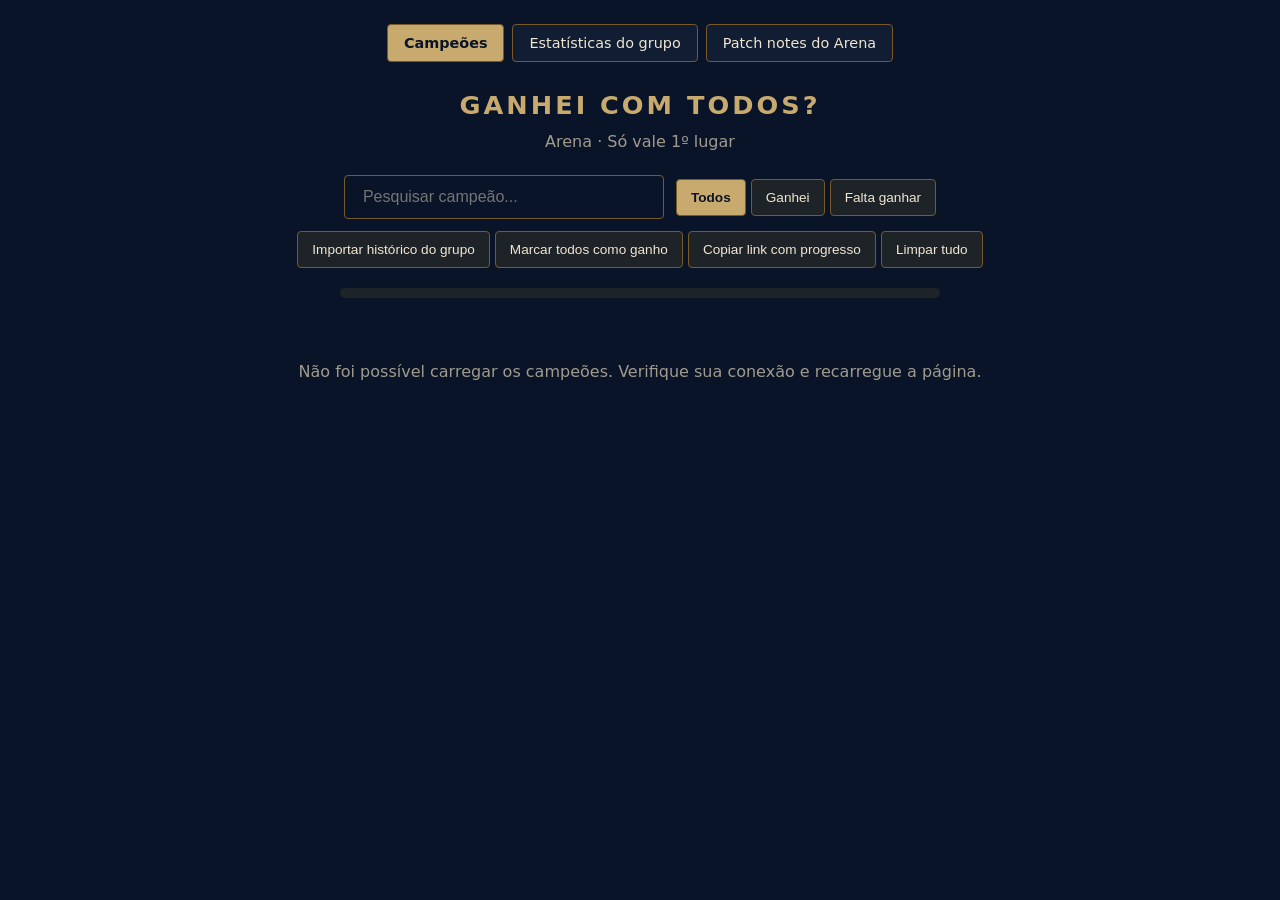
<file: index.html>
<!DOCTYPE html>
<html lang="pt-BR">
<head>
<meta charset="UTF-8">
<meta name="viewport" content="width=device-width, initial-scale=1.0">
<title>LoL Champions — 1º lugar na Arena</title>
<link rel="stylesheet" href="navigation.css">
<style>
  * { margin: 0; padding: 0; box-sizing: border-box; }
  body {
    font-family: 'Segoe UI', system-ui, sans-serif;
    background: #0a1428;
    color: #f0e6d2;
    min-height: 100vh;
    padding: 24px;
  }
  h1 {
    text-align: center;
    color: #c8aa6e;
    text-transform: uppercase;
    letter-spacing: 3px;
    margin-bottom: 20px;
    font-size: 1.6rem;
  }
  .controles {
    display: flex;
    flex-wrap: wrap;
    gap: 12px;
    justify-content: center;
    align-items: center;
    margin-bottom: 16px;
  }
  #pesquisa {
    padding: 12px 18px;
    width: 320px;
    max-width: 100%;
    border-radius: 4px;
    border: 1px solid #785a28;
    background: #091428;
    color: #f0e6d2;
    font-size: 1rem;
    outline: none;
  }
  #pesquisa:focus { border-color: #c8aa6e; }
  .filtros button, .acoes button, dialog button {
    padding: 10px 14px;
    border-radius: 4px;
    border: 1px solid #785a28;
    background: #1e2328;
    color: #f0e6d2;
    cursor: pointer;
    font-size: 0.85rem;
  }
  .filtros button.ativo { background: #c8aa6e; color: #091428; font-weight: bold; }
  .filtros button:hover, .acoes button:hover { border-color: #c8aa6e; }
  .placar {
    text-align: center;
    font-size: 1.1rem;
    color: #a09b8c;
    margin-bottom: 20px;
  }
  .placar b { color: #c8aa6e; }
  .barra {
    max-width: 600px;
    height: 10px;
    background: #1e2328;
    border-radius: 5px;
    margin: 0 auto 24px;
    overflow: hidden;
  }
  .barra > div {
    height: 100%;
    width: 0%;
    background: linear-gradient(90deg, #785a28, #c8aa6e);
    transition: width .4s;
  }
  .grade {
    display: grid;
    grid-template-columns: repeat(auto-fill, minmax(150px, 1fr));
    gap: 14px;
    max-width: 1400px;
    margin: 0 auto;
  }
  .card {
    position: relative;
    border-radius: 6px;
    overflow: hidden;
    cursor: pointer;
    border: 2px solid transparent;
    background: #1e2328;
    transition: transform .15s, border-color .15s;
    user-select: none;
  }
  .card:hover { transform: scale(1.05); z-index: 1; }
  .card img { width: 100%; aspect-ratio: 1; object-fit: cover; display: block; }
  .card span {
    display: block;
    text-align: center;
    padding: 6px 4px;
    font-size: 0.75rem;
    white-space: nowrap;
    overflow: hidden;
    text-overflow: ellipsis;
  }
  .card.ganhou { border-color: #2ec4b6; box-shadow: 0 0 10px rgba(46,196,182,.5); }
  .badge {
    position: absolute;
    top: 6px;
    right: 6px;
    width: 26px;
    height: 26px;
    border-radius: 50%;
    display: flex;
    align-items: center;
    justify-content: center;
    font-weight: bold;
    font-size: 0.9rem;
    color: #fff;
  }
  .ganhou .badge { background: #2ec4b6; }
  .vazio { text-align: center; color: #a09b8c; margin-top: 40px; grid-column: 1/-1; }
  .carregando { text-align: center; color: #c8aa6e; margin-top: 60px; font-size: 1.1rem; }
  .subtitulo { text-align: center; color: #a09b8c; margin: -8px 0 24px; }
  .subtitulo a { color: #2ec4b6; margin-left: 12px; }
  button:focus-visible, a:focus-visible, input:focus-visible { outline: 2px solid #2ec4b6; outline-offset: 3px; }
  button:disabled { opacity: .5; cursor: wait; }
  .card { cursor: default; }
  .campeao { display: block; width: 100%; border: 0; background: transparent; color: inherit; cursor: pointer; font: inherit; }
  .data-vitoria { display: block; width: 100%; padding: 8px 4px; color: #2ec4b6; background: #101e2c; border: 0; cursor: pointer; font: inherit; font-size: .75rem; }
  .data-vitoria:hover { background: #203446; }
  #aviso { text-align: center; color: #f0e6d2; margin: 12px auto; max-width: 700px; }
  #aviso:empty { display: none; }
  dialog { margin: auto; width: min(480px, calc(100% - 32px)); padding: 24px; border: 1px solid #785a28; border-radius: 8px; background: #0a1428; color: #f0e6d2; }
  dialog::backdrop { background: #000b; }
  dialog h2 { color: #c8aa6e; font-size: 1.2rem; margin-bottom: 16px; }
  dialog p { line-height: 1.5; margin: 12px 0; }
  dialog label { display: block; margin: 16px 0 8px; }
  dialog input { padding: 10px; width: 100%; background: #1e2328; color: #f0e6d2; border: 1px solid #785a28; border-radius: 4px; font: inherit; color-scheme: dark; }
  dialog a { color: #2ec4b6; }
  .botoes-dialogo { display: flex; flex-wrap: wrap; gap: 8px; margin-top: 20px; }
  .primario { background: #c8aa6e; color: #091428; font-weight: bold; }
  [hidden] { display: none !important; }
</style>
</head>
<body>
<nav class="site-nav" aria-label="Navegação principal">
  <a href="index.html" aria-current="page">Campeões</a>
  <a href="statistics.html">Estatísticas do grupo</a>
  <a href="patch-notes.html">Patch notes do Arena</a>
</nav>
<h1>Ganhei com todos?</h1>
<p class="subtitulo">Arena · Só vale 1º lugar</p>

<div class="controles">
  <input id="pesquisa" type="search" placeholder="Pesquisar campeão..." aria-label="Pesquisar campeão">
  <div class="filtros">
    <button data-filtro="todos" class="ativo">Todos</button>
    <button data-filtro="ganhou">Ganhei</button>
    <button data-filtro="sem-marca">Falta ganhar</button>
  </div>
  <div class="acoes">
    <button id="importar-historico">Importar histórico do grupo</button>
    <button id="marcar-todos-ganhou">Marcar todos como ganho</button>
    <button id="gerar-link">Copiar link com progresso</button>
    <button id="limpar">Limpar tudo</button>
  </div>
</div>

<div class="placar" id="placar"></div>
<div class="barra"><div id="progresso"></div></div>
<p id="aviso" role="status" aria-live="polite"></p>
<div class="grade" id="grade"><p class="carregando">Carregando campeões...</p></div>

<dialog id="importacao" aria-labelledby="titulo-importacao">
  <h2 id="titulo-importacao">Importar progresso</h2>
  <p id="resumo-importacao"></p>
  <p>Mesclar adiciona vitórias e preenche datas ausentes. As datas que você já registrou são preservadas.</p>
  <p id="explica-substituir">Substituir apaga o progresso atual e usa somente o conteúdo deste link.</p>
  <div class="botoes-dialogo">
    <button id="mesclar" class="primario">Mesclar progresso</button>
    <button id="substituir">Substituir tudo</button>
    <button id="cancelar-importacao">Cancelar</button>
  </div>
</dialog>

<dialog id="editar-data" aria-labelledby="titulo-data">
  <form id="form-data">
    <h2 id="titulo-data">Data da vitória</h2>
    <label for="data-vitoria">Data do 1º lugar</label>
    <input id="data-vitoria" type="date">
    <p>Deixe em branco se não souber a data. O histórico mostra a primeira vitória encontrada, que pode não ser a primeira de todas.</p>
    <p id="jogador-vitoria"></p>
    <a id="partida-vitoria" target="_blank" rel="noopener noreferrer" hidden>Ver partida no League of Graphs</a>
    <div class="botoes-dialogo">
      <button type="submit" class="primario">Salvar data</button>
      <button type="button" id="cancelar-data">Cancelar</button>
    </div>
  </form>
</dialog>

<script src="progress.js"></script>
<script src="app.js"></script>
</body>
</html>
</file>
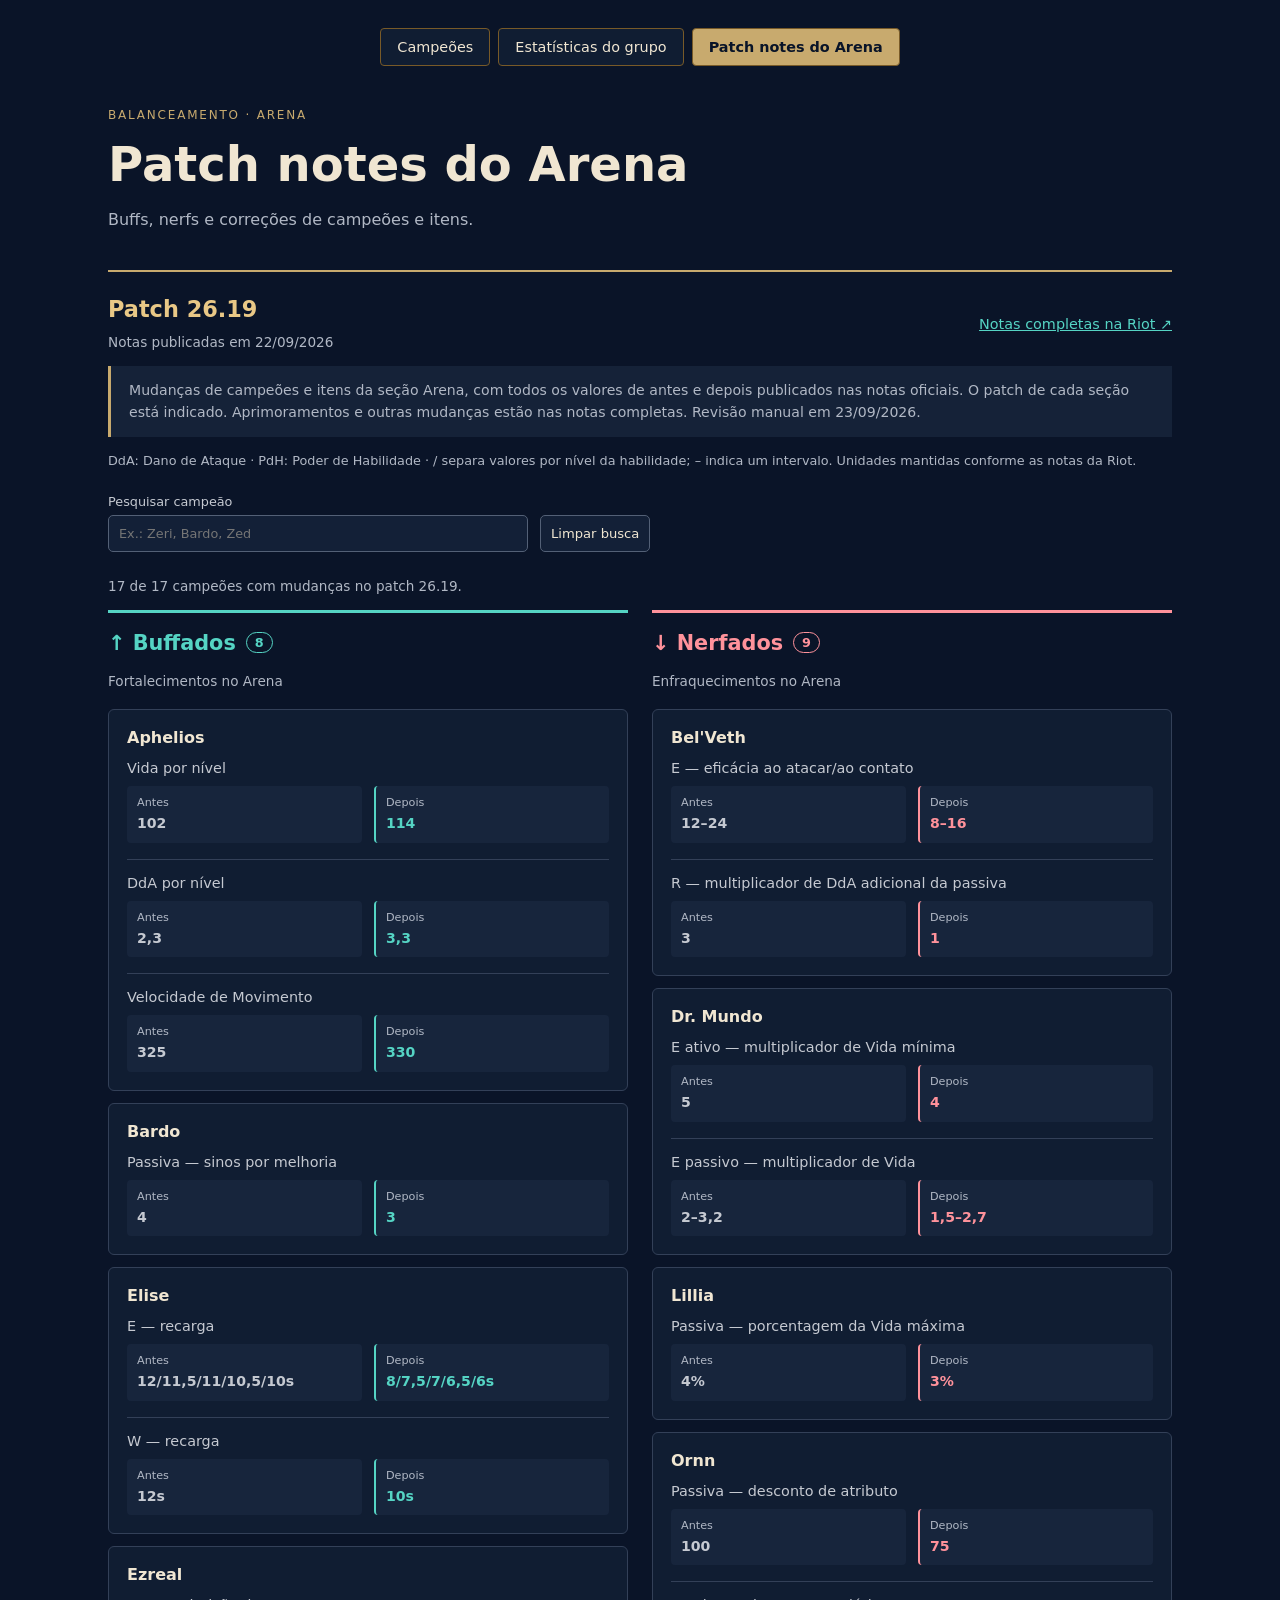
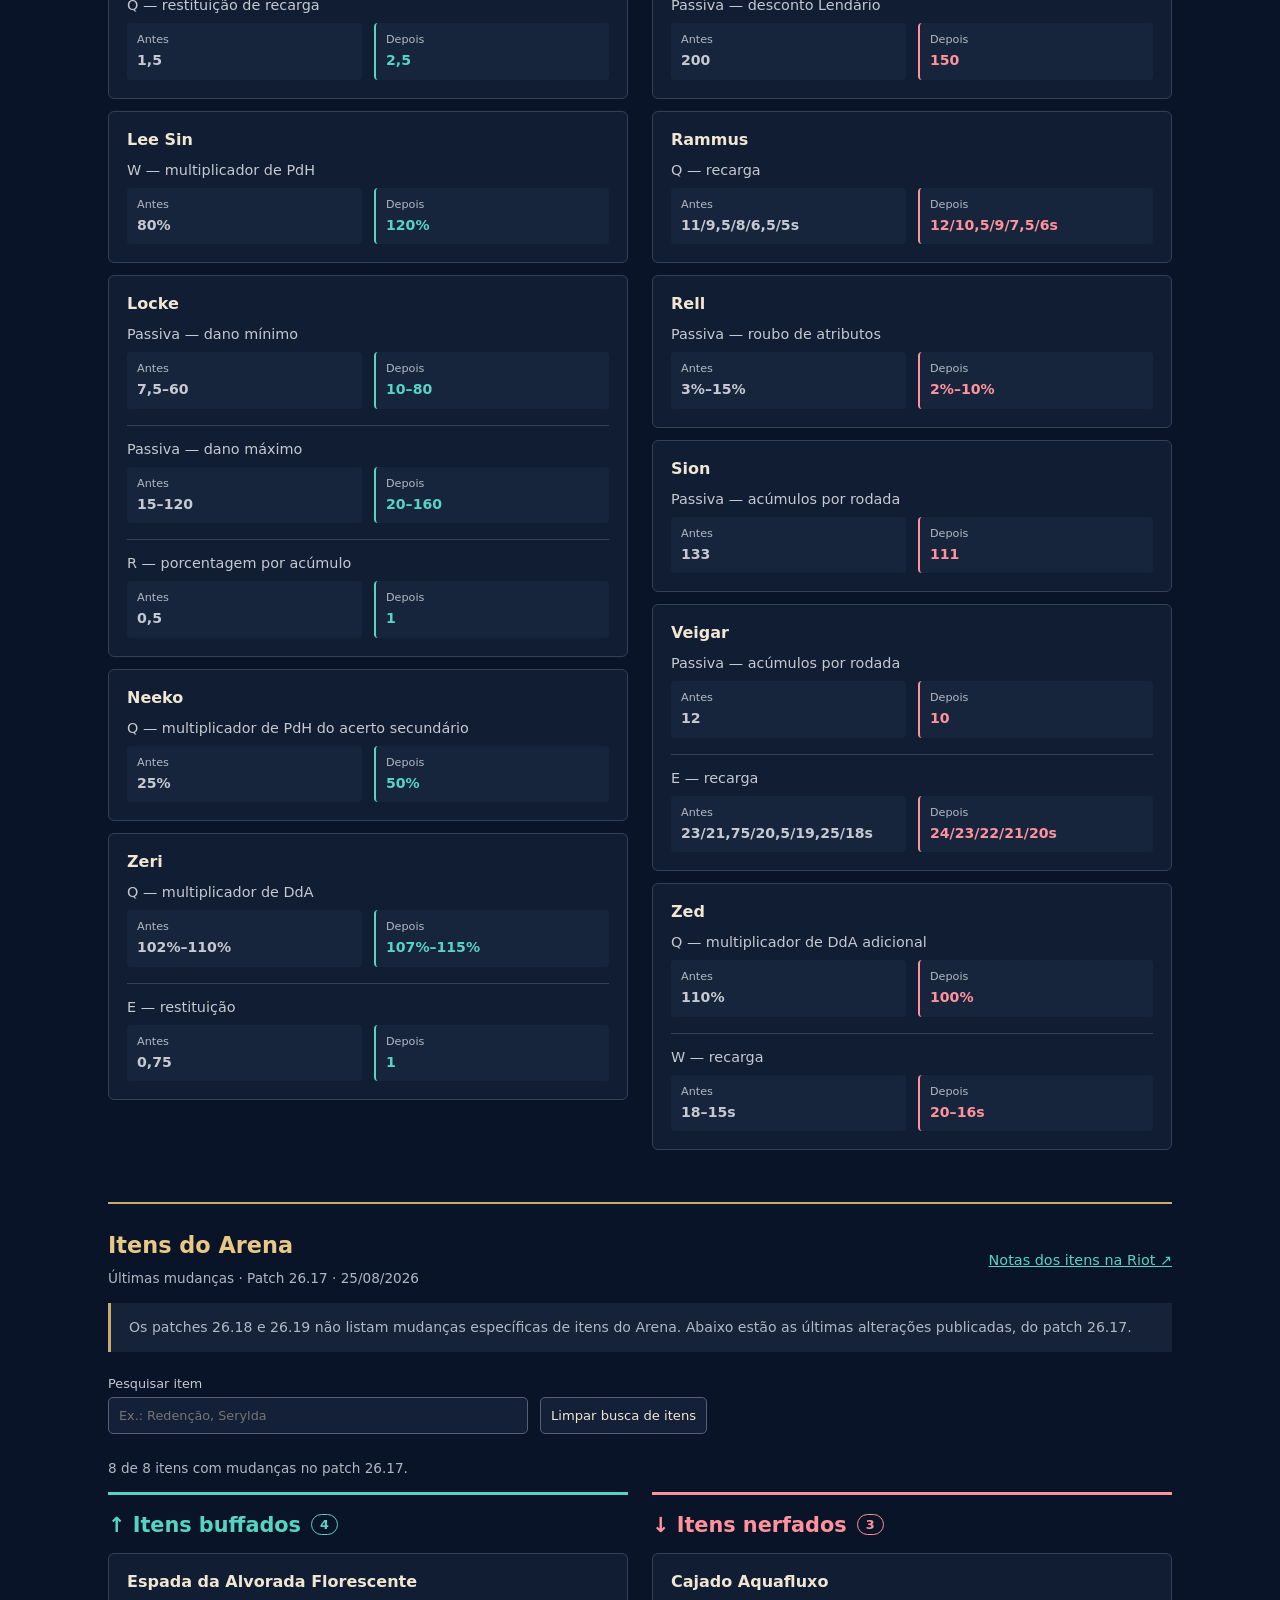
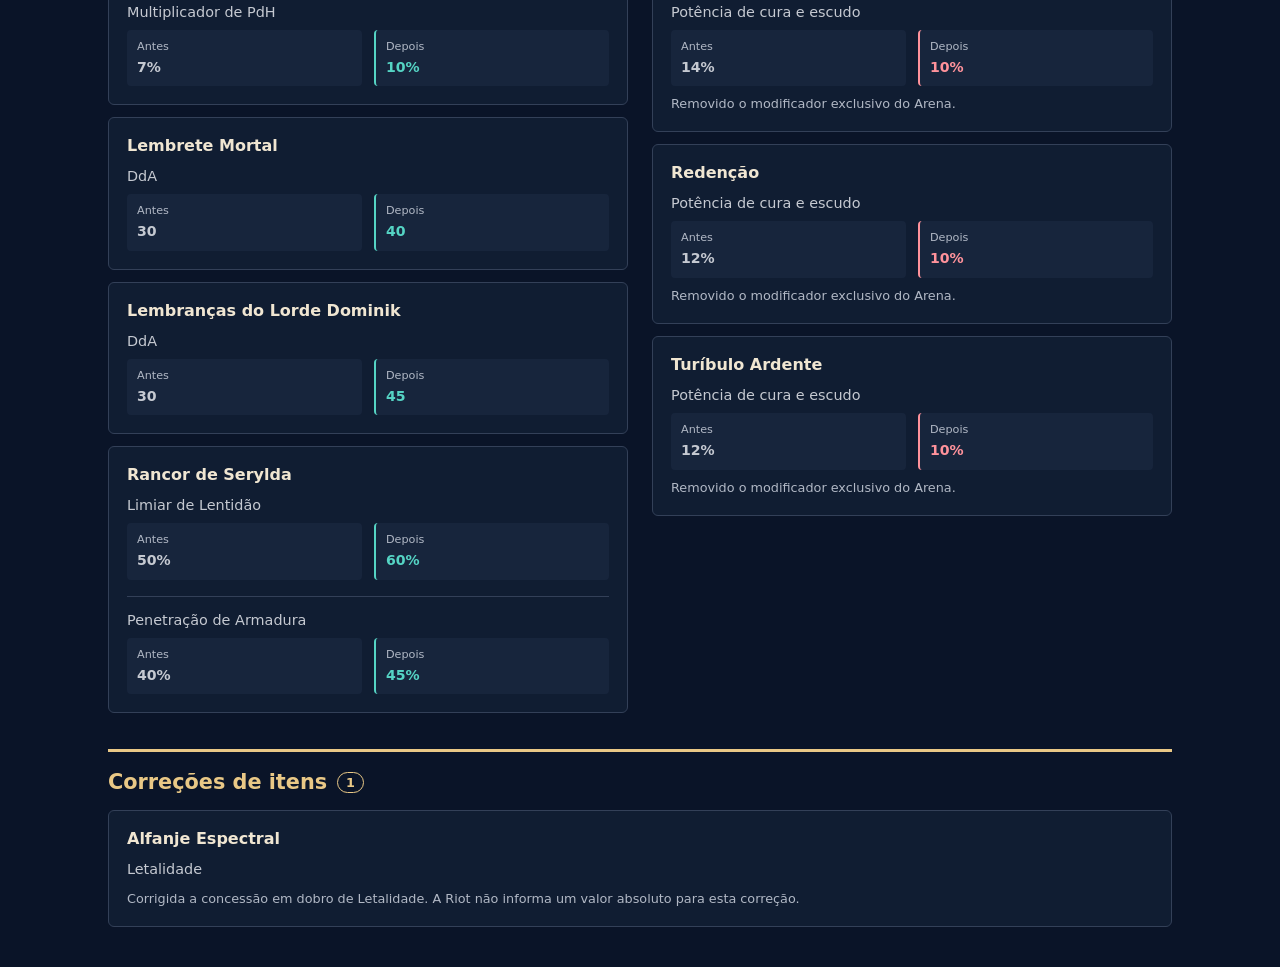
<file: patch-notes.html>
<!DOCTYPE html>
<html lang="pt-BR">
<head>
  <meta charset="UTF-8">
  <meta name="viewport" content="width=device-width, initial-scale=1">
  <title>Arena — Patch notes</title>
  <link rel="stylesheet" href="statistics.css">
  <link rel="stylesheet" href="navigation.css">
  <link rel="stylesheet" href="patch-notes.css?v=3">
</head>
<body>
<main>
  <nav class="site-nav" aria-label="Navegação principal">
    <a href="index.html">Campeões</a>
    <a href="statistics.html">Estatísticas do grupo</a>
    <a href="patch-notes.html" aria-current="page">Patch notes do Arena</a>
  </nav>
  <header>
    <p class="eyebrow">Balanceamento · Arena</p>
    <h1>Patch notes do Arena</h1>
    <p>Buffs, nerfs e correções de campeões e itens.</p>
  </header>
  <p id="status" role="status" aria-live="polite">Carregando patch notes…</p>
  <button id="tentar-novamente" hidden>Tentar novamente</button>
  <noscript><p>Ative o JavaScript para consultar os campeões. Você também pode ler as <a href="https://www.leagueoflegends.com/pt-br/news/tags/patch-notes/">notas oficiais da Riot</a>.</p></noscript>
  <div id="conteudo" hidden>
    <section class="patch-info" aria-labelledby="patch-titulo">
      <div><h2 id="patch-titulo"></h2><p id="patch-data"></p></div>
      <a id="fonte" target="_blank" rel="noopener noreferrer">Notas completas na Riot ↗</a>
    </section>
    <p class="nota">Mudanças de campeões e itens da seção Arena, com todos os valores de antes e depois publicados nas notas oficiais. O patch de cada seção está indicado. Aprimoramentos e outras mudanças estão nas notas completas. Revisão manual em <span id="revisao"></span>.</p>
    <p class="legenda-valores">DdA: Dano de Ataque · PdH: Poder de Habilidade · / separa valores por nível da habilidade; – indica um intervalo. Unidades mantidas conforme as notas da Riot.</p>
    <div class="filtros">
      <label for="pesquisa-patch">Pesquisar campeão
        <input id="pesquisa-patch" type="search" placeholder="Ex.: Zeri, Bardo, Zed" autocomplete="off">
      </label>
      <button id="limpar-pesquisa">Limpar busca</button>
    </div>
    <p id="resultado" role="status" aria-live="polite"></p>
    <div class="mudancas">
      <section class="grupo buffs" aria-labelledby="titulo-buffs">
        <h2 id="titulo-buffs">↑ Buffados <span id="total-buffs" class="contagem"></span></h2>
        <p class="descricao-grupo">Fortalecimentos no Arena</p>
        <div id="buffs"></div>
      </section>
      <section class="grupo nerfs" aria-labelledby="titulo-nerfs">
        <h2 id="titulo-nerfs">↓ Nerfados <span id="total-nerfs" class="contagem"></span></h2>
        <p class="descricao-grupo">Enfraquecimentos no Arena</p>
        <div id="nerfs"></div>
      </section>
    </div>
    <section id="itens" aria-labelledby="titulo-itens">
      <div class="patch-info">
        <div><h2 id="titulo-itens">Itens do Arena</h2><p id="patch-itens"></p></div>
        <a id="fonte-itens" target="_blank" rel="noopener noreferrer">Notas dos itens na Riot ↗</a>
      </div>
      <p id="nota-itens" class="nota"></p>
      <div class="filtros">
        <label for="pesquisa-itens">Pesquisar item
          <input id="pesquisa-itens" type="search" placeholder="Ex.: Redenção, Serylda" autocomplete="off">
        </label>
        <button id="limpar-itens">Limpar busca de itens</button>
      </div>
      <p id="resultado-itens" role="status" aria-live="polite"></p>
      <div class="mudancas">
        <section class="grupo buffs" aria-labelledby="titulo-itens-buffs">
          <h3 id="titulo-itens-buffs">↑ Itens buffados <span id="total-itens-buffs" class="contagem"></span></h3>
          <div id="itens-buffs"></div>
        </section>
        <section class="grupo nerfs" aria-labelledby="titulo-itens-nerfs">
          <h3 id="titulo-itens-nerfs">↓ Itens nerfados <span id="total-itens-nerfs" class="contagem"></span></h3>
          <div id="itens-nerfs"></div>
        </section>
        <section class="grupo correcoes" aria-labelledby="titulo-itens-fixes">
          <h3 id="titulo-itens-fixes">Correções de itens <span id="total-itens-fixes" class="contagem"></span></h3>
          <div id="itens-fixes"></div>
        </section>
      </div>
    </section>
  </div>
</main>
<script src="patch-notes.js?v=3"></script>
</body>
</html>
</file>
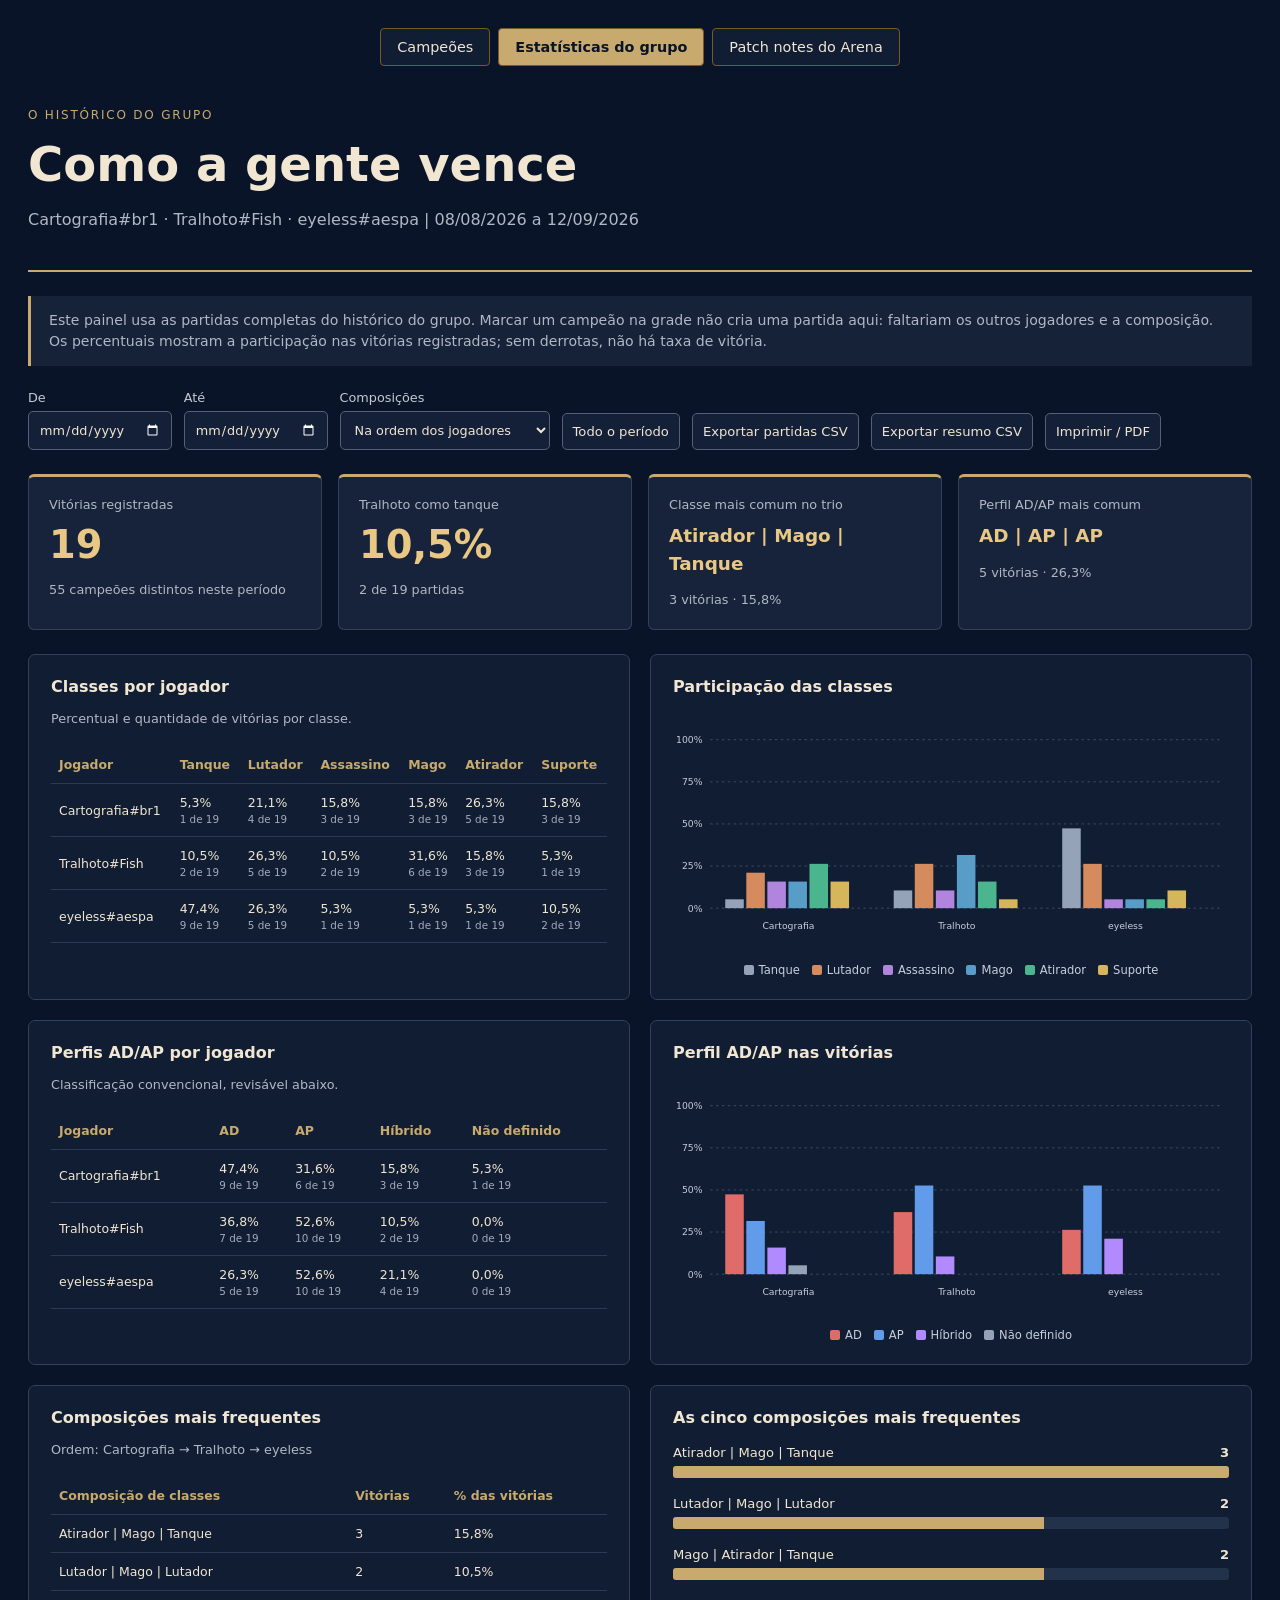
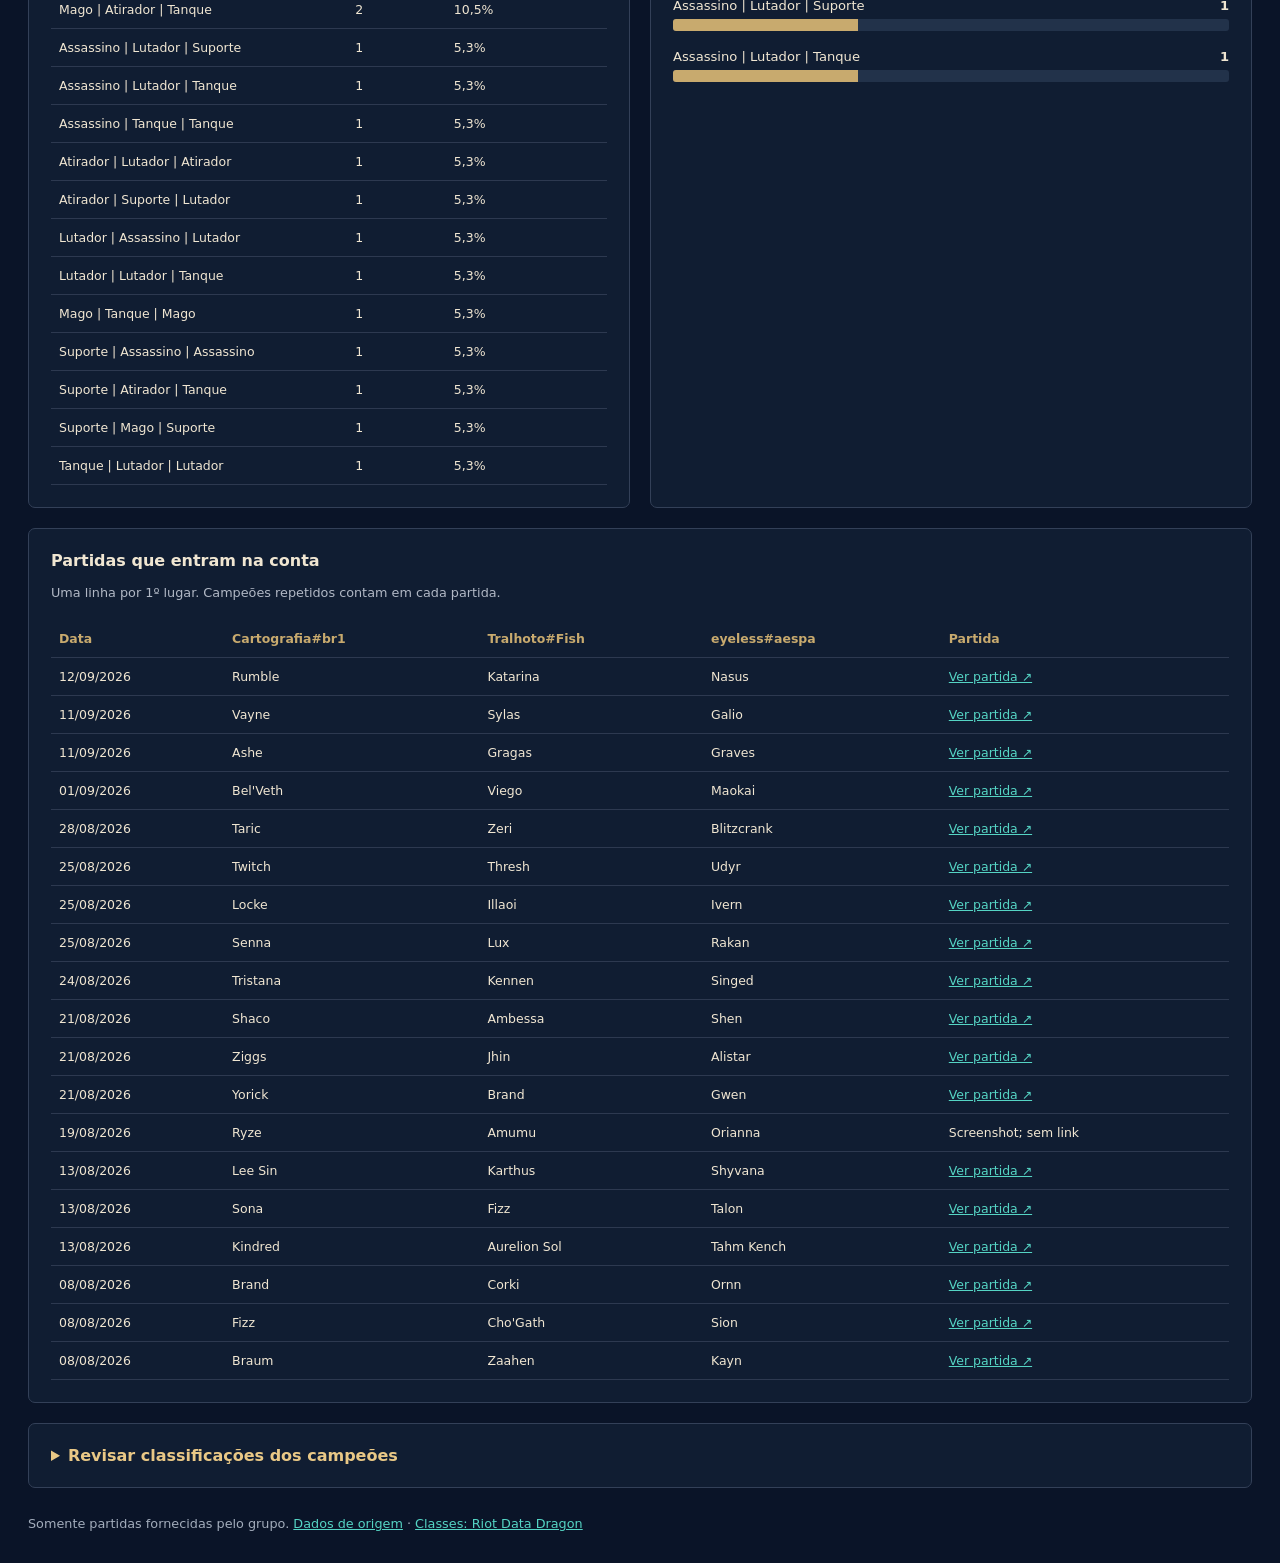
<file: statistics.html>
<!DOCTYPE html>
<html lang="pt-BR">
<head>
  <meta charset="UTF-8">
  <meta name="viewport" content="width=device-width, initial-scale=1">
  <title>Arena — Composição das vitórias</title>
  <link rel="stylesheet" href="statistics.css">
  <link rel="stylesheet" href="navigation.css">
</head>
<body>
<main>
  <nav class="site-nav" aria-label="Navegação principal">
    <a href="index.html">Campeões</a>
    <a href="statistics.html" aria-current="page">Estatísticas do grupo</a>
    <a href="patch-notes.html">Patch notes do Arena</a>
  </nav>
  <header><p class="eyebrow">O histórico do grupo</p><h1>Como a gente vence</h1><p id="periodo">Carregando partidas…</p></header>
  <p class="nota">Este painel usa as partidas completas do histórico do grupo. Marcar um campeão na grade não cria uma partida aqui: faltariam os outros jogadores e a composição. Os percentuais mostram a participação nas vitórias registradas; sem derrotas, não há taxa de vitória.</p>
  <p id="status" role="status" aria-live="polite"></p>
  <section class="filtros" aria-label="Filtros e exportações">
    <label>De <input id="inicio" type="date"></label>
    <label>Até <input id="fim" type="date"></label>
    <label>Composições <select id="ordem"><option value="players">Na ordem dos jogadores</option><option value="team">Sem ordem dos jogadores</option></select></label>
    <button id="limpar-filtros">Todo o período</button>
    <button id="exportar-partidas">Exportar partidas CSV</button>
    <button id="exportar-resumo">Exportar resumo CSV</button>
    <button id="imprimir">Imprimir / PDF</button>
  </section>
  <section class="indicadores" aria-label="Resumo">
    <article><h2>Vitórias registradas</h2><strong id="total">—</strong><p id="unicos"></p></article>
    <article><h2>Tralhoto como tanque</h2><strong id="tanque">—</strong><p id="tanque-contagem"></p></article>
    <article><h2>Classe mais comum no trio</h2><strong class="composicao" id="classe-top">—</strong><p id="classe-top-porcentagem"></p></article>
    <article><h2>Perfil AD/AP mais comum</h2><strong class="composicao" id="dano-top">—</strong><p id="dano-top-porcentagem"></p></article>
  </section>
  <div class="paineis">
    <section class="painel"><h2>Classes por jogador</h2><p>Percentual e quantidade de vitórias por classe.</p><div class="tabela" id="tabela-classes"></div></section>
    <section class="painel"><h2>Participação das classes</h2><div id="grafico-classes"></div></section>
    <section class="painel"><h2>Perfis AD/AP por jogador</h2><p>Classificação convencional, revisável abaixo.</p><div class="tabela" id="tabela-dano"></div></section>
    <section class="painel"><h2>Perfil AD/AP nas vitórias</h2><div id="grafico-dano"></div></section>
    <section class="painel"><h2>Composições mais frequentes</h2><p id="ordem-nota"></p><div class="tabela" id="tabela-composicoes"></div></section>
    <section class="painel"><h2>As cinco composições mais frequentes</h2><div id="grafico-composicoes"></div></section>
  </div>
  <section class="painel"><h2>Partidas que entram na conta</h2><p>Uma linha por 1º lugar. Campeões repetidos contam em cada partida.</p><div class="tabela" id="tabela-partidas"></div></section>
  <details class="painel"><summary>Revisar classificações dos campeões</summary>
    <p id="metodo-classes"></p><p id="metodo-dano"></p>
    <p>As alterações abaixo recalculam o painel e são salvas neste navegador. Elas não alteram as vitórias nem os dados originais do grupo.</p>
    <button id="restaurar-perfis">Restaurar classificações iniciais</button>
    <div class="tabela" id="tabela-perfis"></div>
  </details>
  <footer>Somente partidas fornecidas pelo grupo. <a href="data/arena-win-matches.csv" download>Dados de origem</a> · <a id="fonte-classes" target="_blank" rel="noopener noreferrer">Classes: Riot Data Dragon</a></footer>
</main>
<script src="statistics-model.js"></script>
<script src="statistics.js"></script>
</body>
</html>
</file>
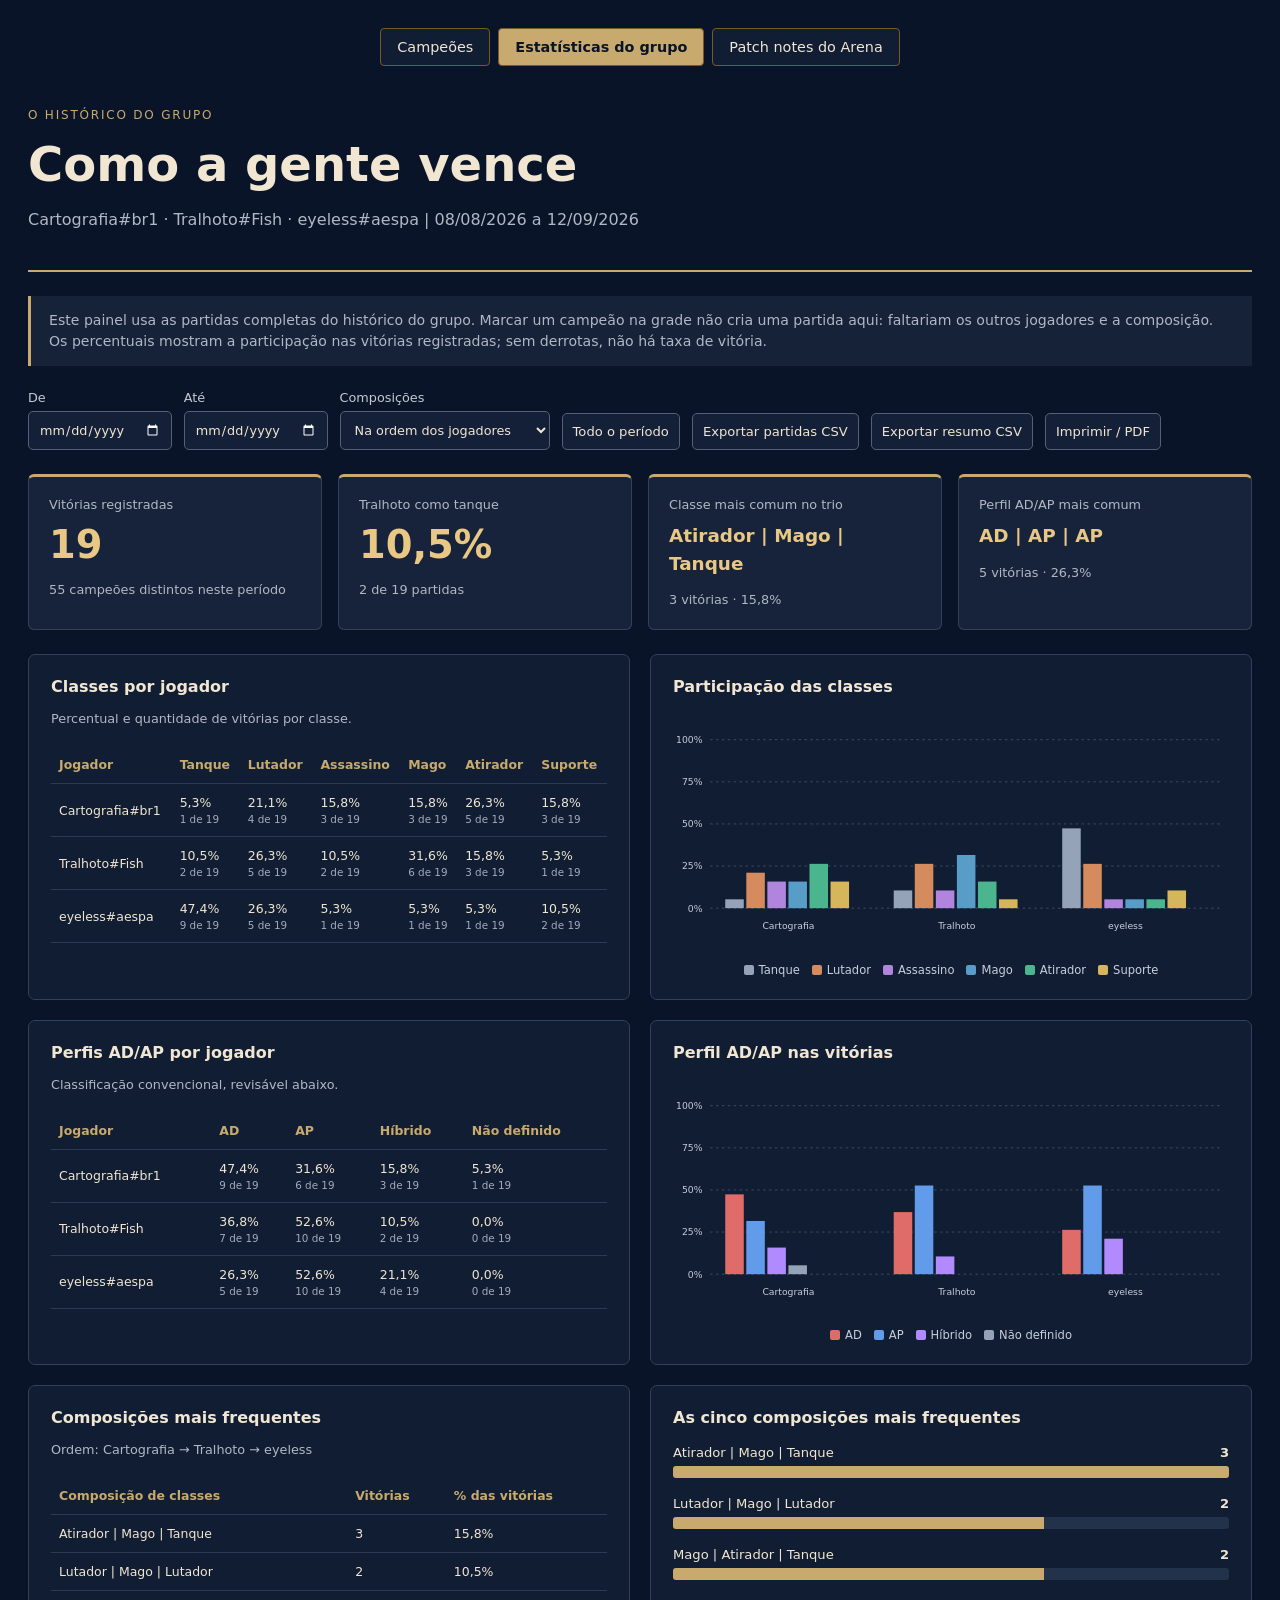
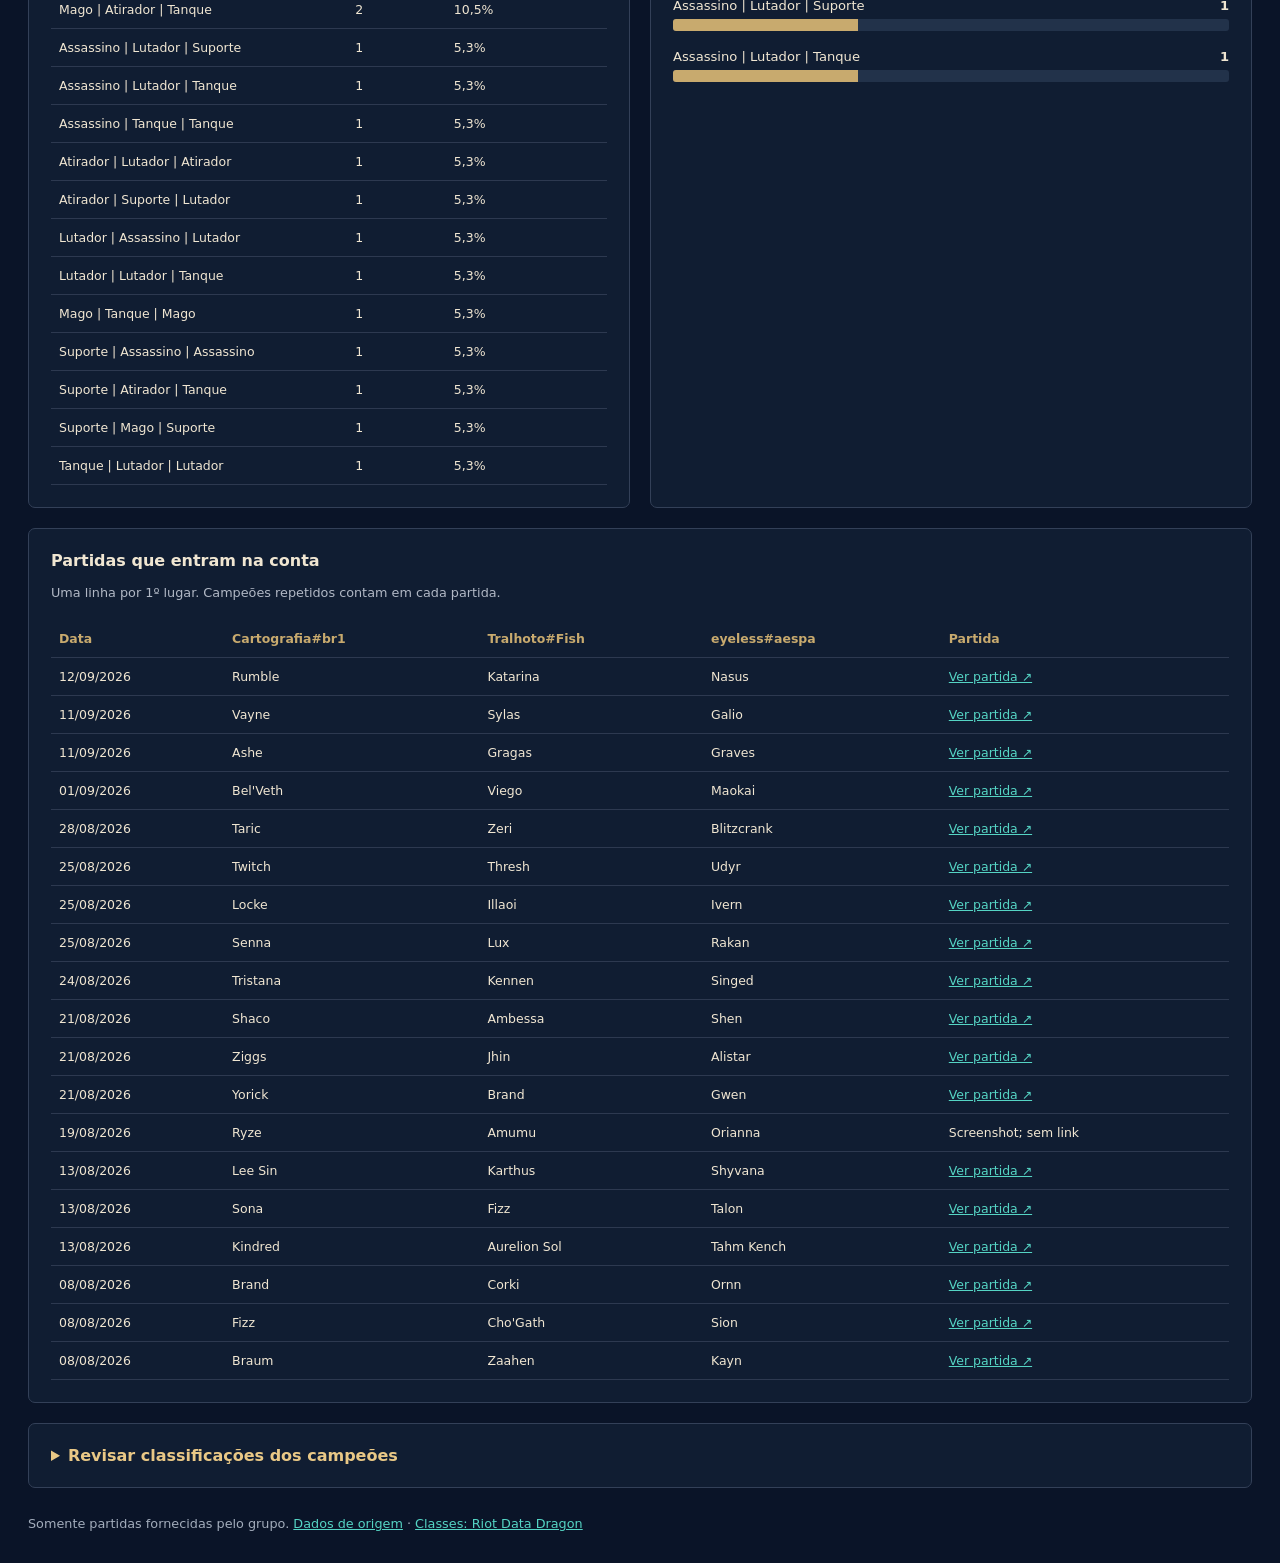
<file: reports/arena-statistics.html>
<!DOCTYPE html>
<html lang="pt-BR">
<head>
  <meta charset="UTF-8">
  <meta name="viewport" content="width=device-width, initial-scale=1">
  <title>Arena — Composição das vitórias</title>
  <style>
* { box-sizing: border-box; }
:root { color-scheme: dark; font-family: 'Segoe UI', system-ui, sans-serif; color: #f0e6d2; background: #0a1428; }
body { margin: 0; }
main { max-width: 1500px; margin: auto; padding: 28px; }
nav { display: flex; justify-content: space-between; gap: 16px; font-size: .8rem; letter-spacing: .06em; }
a { color: #55d4c4; }
header { margin: 40px 0 24px; border-bottom: 2px solid #c8aa6e; padding-bottom: 22px; }
.eyebrow { color: #c8aa6e; text-transform: uppercase; letter-spacing: .15em; font-size: .75rem; }
h1 { font-size: clamp(2rem, 4vw, 3rem); font-weight: 650; margin: 8px 0; }
h2 { font-size: 1rem; margin: 0 0 10px; }
p { color: #b1b8c5; line-height: 1.5; }
.nota { background: #152238; border-left: 3px solid #c8aa6e; padding: 14px 18px; font-size: .88rem; }
#status { color: #e7c178; }
#status:empty { display: none; }
.filtros { display: flex; flex-wrap: wrap; gap: 12px; align-items: end; margin: 24px 0; }
label { display: grid; gap: 6px; font-size: .8rem; color: #c5c9d1; }
button, select, input { border: 1px solid #536076; border-radius: 5px; padding: 10px; background: #132037; color: #f0e6d2; font: inherit; }
button { cursor: pointer; font-size: .82rem; }
button:hover { border-color: #c8aa6e; }
button:focus-visible, select:focus-visible, input:focus-visible, a:focus-visible, summary:focus-visible { outline: 2px solid #55d4c4; outline-offset: 3px; }
.indicadores { display: grid; grid-template-columns: repeat(4, minmax(0, 1fr)); gap: 16px; margin-bottom: 24px; }
.indicadores article { background: #16233a; border: 1px solid #334058; border-top: 3px solid #c8aa6e; border-radius: 6px; padding: 20px; }
.indicadores h2 { font-size: .8rem; font-weight: 500; color: #b1b8c5; }
.indicadores strong { color: #e9c886; font-size: 2.4rem; font-weight: 600; }
.indicadores .composicao { font-size: 1.15rem; line-height: 1.5; }
.indicadores p { margin-bottom: 0; font-size: .8rem; }
.paineis { display: grid; grid-template-columns: 1fr 1fr; gap: 20px; }
.painel { min-width: 0; padding: 22px; border: 1px solid #334058; border-radius: 7px; background: #101d32; margin-bottom: 20px; }
.paineis .painel { margin-bottom: 0; }
.paineis { margin-bottom: 20px; }
.painel > p { font-size: .8rem; }
.tabela { overflow-x: auto; margin-top: 18px; }
table { border-collapse: collapse; width: 100%; font-size: .78rem; }
th, td { text-align: left; padding: 11px 8px; border-bottom: 1px solid #2d3950; white-space: nowrap; }
th { color: #c8aa6e; font-weight: 600; }
td small { display: block; color: #a2acbb; padding-top: 3px; }
tbody tr:hover { background: #1a2a42; }
.grafico { display: block; width: 100%; min-height: 180px; }
.grafico text { font-family: 'Segoe UI', system-ui, sans-serif; fill: #c7cfdd; font-size: 11px; }
.legenda { display: flex; flex-wrap: wrap; gap: 12px; justify-content: center; font-size: .72rem; color: #c7cfdd; margin-top: 12px; }
.legenda span { display: flex; gap: 5px; align-items: center; }
.legenda i { width: 10px; height: 10px; border-radius: 2px; }
.barra-linha { margin: 18px 0; font-size: .82rem; }
.barra-linha > div:first-child { display: flex; justify-content: space-between; gap: 16px; margin-bottom: 6px; }
.trilho { height: 12px; border-radius: 3px; background: #22324a; overflow: hidden; }
.trilho div { background: #c8aa6e; height: 100%; }
summary { cursor: pointer; color: #e9c886; font-weight: 600; }
footer { font-size: .8rem; color: #a2acbb; line-height: 1.8; margin-top: 24px; }
@media (max-width: 1050px) { .indicadores { grid-template-columns: repeat(2, minmax(0, 1fr)); } .paineis { grid-template-columns: 1fr; } }
@media (max-width: 550px) { main { padding: 16px; } nav span { display: none; } .indicadores { grid-template-columns: 1fr; } .painel { padding: 16px; } }
@media print { :root { color-scheme: light; color: #142238; background: white; } main { max-width: none; padding: 0; } nav, .filtros, details, footer { display: none; } header { margin-top: 0; } .nota, .painel, .indicadores article { background: white; border-color: #bbb; break-inside: avoid; } p, th, td, .indicadores h2 { color: #333; } .indicadores strong { color: #725419; } .grafico text { fill: #333; } .legenda { color: #333; } .indicadores { grid-template-columns: repeat(4, 1fr); } .paineis { grid-template-columns: 1fr; } }
</style>
  <style>
.site-nav { display: flex; flex-wrap: wrap; justify-content: center; gap: 8px; margin: 0 auto 28px; font-size: .9rem; letter-spacing: normal; }
.site-nav a { padding: 10px 16px; border: 1px solid #785a28; border-radius: 4px; color: #f0e6d2; text-decoration: none; background: #101d32; }
.site-nav a:hover { border-color: #c8aa6e; }
.site-nav a[aria-current="page"] { background: #c8aa6e; color: #091428; font-weight: 600; }
.site-nav a:focus-visible { outline: 2px solid #55d4c4; outline-offset: 3px; }
@media print { .site-nav { display: none; } }
</style>
</head>
<body>
<main>
  <nav class="site-nav" aria-label="Navegação principal">
    <a href="https://a3ylf.github.io/lol-champions/">Campeões</a>
    <a href="#" aria-current="page">Estatísticas do grupo</a>
    <a href="https://a3ylf.github.io/lol-champions/patch-notes.html">Patch notes do Arena</a>
  </nav>
  <header><p class="eyebrow">O histórico do grupo</p><h1>Como a gente vence</h1><p id="periodo">Carregando partidas…</p></header>
  <p class="nota">Este painel usa as partidas completas do histórico do grupo. Marcar um campeão na grade não cria uma partida aqui: faltariam os outros jogadores e a composição. Os percentuais mostram a participação nas vitórias registradas; sem derrotas, não há taxa de vitória.</p>
  <p id="status" role="status" aria-live="polite"></p>
  <section class="filtros" aria-label="Filtros e exportações">
    <label>De <input id="inicio" type="date"></label>
    <label>Até <input id="fim" type="date"></label>
    <label>Composições <select id="ordem"><option value="players">Na ordem dos jogadores</option><option value="team">Sem ordem dos jogadores</option></select></label>
    <button id="limpar-filtros">Todo o período</button>
    <button id="exportar-partidas">Exportar partidas CSV</button>
    <button id="exportar-resumo">Exportar resumo CSV</button>
    <button id="imprimir">Imprimir / PDF</button>
  </section>
  <section class="indicadores" aria-label="Resumo">
    <article><h2>Vitórias registradas</h2><strong id="total">—</strong><p id="unicos"></p></article>
    <article><h2>Tralhoto como tanque</h2><strong id="tanque">—</strong><p id="tanque-contagem"></p></article>
    <article><h2>Classe mais comum no trio</h2><strong class="composicao" id="classe-top">—</strong><p id="classe-top-porcentagem"></p></article>
    <article><h2>Perfil AD/AP mais comum</h2><strong class="composicao" id="dano-top">—</strong><p id="dano-top-porcentagem"></p></article>
  </section>
  <div class="paineis">
    <section class="painel"><h2>Classes por jogador</h2><p>Percentual e quantidade de vitórias por classe.</p><div class="tabela" id="tabela-classes"></div></section>
    <section class="painel"><h2>Participação das classes</h2><div id="grafico-classes"></div></section>
    <section class="painel"><h2>Perfis AD/AP por jogador</h2><p>Classificação convencional, revisável abaixo.</p><div class="tabela" id="tabela-dano"></div></section>
    <section class="painel"><h2>Perfil AD/AP nas vitórias</h2><div id="grafico-dano"></div></section>
    <section class="painel"><h2>Composições mais frequentes</h2><p id="ordem-nota"></p><div class="tabela" id="tabela-composicoes"></div></section>
    <section class="painel"><h2>As cinco composições mais frequentes</h2><div id="grafico-composicoes"></div></section>
  </div>
  <section class="painel"><h2>Partidas que entram na conta</h2><p>Uma linha por 1º lugar. Campeões repetidos contam em cada partida.</p><div class="tabela" id="tabela-partidas"></div></section>
  <details class="painel"><summary>Revisar classificações dos campeões</summary>
    <p id="metodo-classes"></p><p id="metodo-dano"></p>
    <p>As alterações abaixo recalculam o painel e são salvas neste navegador. Elas não alteram as vitórias nem os dados originais do grupo.</p>
    <button id="restaurar-perfis">Restaurar classificações iniciais</button>
    <div class="tabela" id="tabela-perfis"></div>
  </details>
  <footer>Somente partidas fornecidas pelo grupo. <a href="data:text/csv;charset=utf-8,match_date%2CCartografia%23br1%2CTralhoto%23Fish%2Ceyeless%23aespa%2Cmatch_url%0A2026-09-12%2CRumble%2CKatarina%2CNasus%2Chttps%3A//www.leagueofgraphs.com/match/br/3282295642%0A2026-09-11%2CVayne%2CSylas%2CGalio%2Chttps%3A//www.leagueofgraphs.com/match/br/3282132259%0A2026-09-11%2CAshe%2CGragas%2CGraves%2Chttps%3A//www.leagueofgraphs.com/match/br/3282089091%0A2026-09-01%2CBelveth%2CViego%2CMaokai%2Chttps%3A//www.leagueofgraphs.com/match/br/3278398647%0A2026-08-28%2CTaric%2CZeri%2CBlitzcrank%2Chttps%3A//www.leagueofgraphs.com/match/br/3277037822%0A2026-08-25%2CTwitch%2CThresh%2CUdyr%2Chttps%3A//www.leagueofgraphs.com/match/br/3276165629%0A2026-08-25%2CLocke%2CIllaoi%2CIvern%2Chttps%3A//www.leagueofgraphs.com/match/br/3276128300%0A2026-08-25%2CSenna%2CLux%2CRakan%2Chttps%3A//www.leagueofgraphs.com/match/br/3276079547%0A2026-08-24%2CTristana%2CKennen%2CSinged%2Chttps%3A//www.leagueofgraphs.com/match/br/3275811136%0A2026-08-21%2CShaco%2CAmbessa%2CShen%2Chttps%3A//www.leagueofgraphs.com/match/br/3274799698%0A2026-08-21%2CZiggs%2CJhin%2CAlistar%2Chttps%3A//www.leagueofgraphs.com/match/br/3274783477%0A2026-08-21%2CYorick%2CBrand%2CGwen%2Chttps%3A//www.leagueofgraphs.com/match/br/3274730462%0A2026-08-19%2CRyze%2CAmumu%2COrianna%2C%0A2026-08-13%2CLeeSin%2CKarthus%2CShyvana%2Chttps%3A//www.leagueofgraphs.com/match/br/3272153336%0A2026-08-13%2CSona%2CFizz%2CTalon%2Chttps%3A//www.leagueofgraphs.com/match/br/3272133374%0A2026-08-13%2CKindred%2CAurelionSol%2CTahmKench%2Chttps%3A//www.leagueofgraphs.com/match/br/3272125283%0A2026-08-08%2CBrand%2CCorki%2COrnn%2Chttps%3A//www.leagueofgraphs.com/match/br/3270489324%0A2026-08-08%2CFizz%2CChogath%2CSion%2Chttps%3A//www.leagueofgraphs.com/match/br/3270469181%0A2026-08-08%2CBraum%2CZaahen%2CKayn%2Chttps%3A//www.leagueofgraphs.com/match/br/3270382867%0A" download="arena-win-matches.csv">Dados de origem</a> · <a id="fonte-classes" target="_blank" rel="noopener noreferrer">Classes: Riot Data Dragon</a></footer>
</main>
<script>
(function (root) {
  'use strict';
  const classes = ['Tank', 'Fighter', 'Assassin', 'Mage', 'Marksman', 'Support'];
  const classNames = { Tank: 'Tanque', Fighter: 'Lutador', Assassin: 'Assassino', Mage: 'Mago', Marksman: 'Atirador', Support: 'Suporte', Unknown: 'Não definido' };
  const damageTypes = ['AD', 'AP', 'Híbrido', 'Não definido'];

  function summarize(data, profiles, { start = '', end = '', ordered = true } = {}) {
    const matches = data.matches.filter(m => (!start || m.date >= start) && (!end || m.date <= end));
    const players = data.players.map(player => ({ player, classes: {}, damage: {} }));
    const compositions = { classes: new Map(), damage: new Map() };
    const unique = new Set();
    for (const match of matches) {
      const values = { classes: [], damage: [] };
      match.champions.forEach((id, i) => {
        unique.add(id);
        const profile = profiles[id] || {};
        const role = classes.includes(profile.class) ? profile.class : 'Unknown';
        const damage = damageTypes.includes(profile.damage) ? profile.damage : 'Não definido';
        players[i].classes[role] = (players[i].classes[role] || 0) + 1;
        players[i].damage[damage] = (players[i].damage[damage] || 0) + 1;
        values.classes.push(classNames[role]);
        values.damage.push(damage);
      });
      for (const kind of ['classes', 'damage']) {
        const key = (ordered ? values[kind] : values[kind].sort((a, b) => a.localeCompare(b, 'pt-BR'))).join(' | ');
        compositions[kind].set(key, (compositions[kind].get(key) || 0) + 1);
      }
    }
    const sorted = map => [...map].map(([label, count]) => ({ label, count }))
      .sort((a, b) => b.count - a.count || a.label.localeCompare(b.label, 'pt-BR'));
    return { matches, total: matches.length, unique: unique.size, players,
      classes: sorted(compositions.classes), damage: sorted(compositions.damage) };
  }

  function csv(rows) {
    return '\uFEFF' + rows.map(row => row.map(value => {
      let text = String(value ?? '');
      if (/^[=+@-]/.test(text)) text = "'" + text;
      return '"' + text.replaceAll('"', '""') + '"';
    }).join(',')).join('\r\n') + '\r\n';
  }
  const api = { classes, classNames, damageTypes, summarize, csv };
  if (typeof module !== 'undefined' && module.exports) module.exports = api;
  else root.ArenaStatistics = api;
})(globalThis);
</script>
<script>
window.ArenaSnapshot = [{"players": ["Cartografia#br1", "Tralhoto#Fish", "eyeless#aespa"], "matches": [{"date": "2026-09-12", "champions": ["Rumble", "Katarina", "Nasus"], "url": "https://www.leagueofgraphs.com/match/br/3282295642"}, {"date": "2026-09-11", "champions": ["Vayne", "Sylas", "Galio"], "url": "https://www.leagueofgraphs.com/match/br/3282132259"}, {"date": "2026-09-11", "champions": ["Ashe", "Gragas", "Graves"], "url": "https://www.leagueofgraphs.com/match/br/3282089091"}, {"date": "2026-09-01", "champions": ["Belveth", "Viego", "Maokai"], "url": "https://www.leagueofgraphs.com/match/br/3278398647"}, {"date": "2026-08-28", "champions": ["Taric", "Zeri", "Blitzcrank"], "url": "https://www.leagueofgraphs.com/match/br/3277037822"}, {"date": "2026-08-25", "champions": ["Twitch", "Thresh", "Udyr"], "url": "https://www.leagueofgraphs.com/match/br/3276165629"}, {"date": "2026-08-25", "champions": ["Locke", "Illaoi", "Ivern"], "url": "https://www.leagueofgraphs.com/match/br/3276128300"}, {"date": "2026-08-25", "champions": ["Senna", "Lux", "Rakan"], "url": "https://www.leagueofgraphs.com/match/br/3276079547"}, {"date": "2026-08-24", "champions": ["Tristana", "Kennen", "Singed"], "url": "https://www.leagueofgraphs.com/match/br/3275811136"}, {"date": "2026-08-21", "champions": ["Shaco", "Ambessa", "Shen"], "url": "https://www.leagueofgraphs.com/match/br/3274799698"}, {"date": "2026-08-21", "champions": ["Ziggs", "Jhin", "Alistar"], "url": "https://www.leagueofgraphs.com/match/br/3274783477"}, {"date": "2026-08-21", "champions": ["Yorick", "Brand", "Gwen"], "url": "https://www.leagueofgraphs.com/match/br/3274730462"}, {"date": "2026-08-19", "champions": ["Ryze", "Amumu", "Orianna"], "url": null}, {"date": "2026-08-13", "champions": ["LeeSin", "Karthus", "Shyvana"], "url": "https://www.leagueofgraphs.com/match/br/3272153336"}, {"date": "2026-08-13", "champions": ["Sona", "Fizz", "Talon"], "url": "https://www.leagueofgraphs.com/match/br/3272133374"}, {"date": "2026-08-13", "champions": ["Kindred", "AurelionSol", "TahmKench"], "url": "https://www.leagueofgraphs.com/match/br/3272125283"}, {"date": "2026-08-08", "champions": ["Brand", "Corki", "Ornn"], "url": "https://www.leagueofgraphs.com/match/br/3270489324"}, {"date": "2026-08-08", "champions": ["Fizz", "Chogath", "Sion"], "url": "https://www.leagueofgraphs.com/match/br/3270469181"}, {"date": "2026-08-08", "champions": ["Braum", "Zaahen", "Kayn"], "url": "https://www.leagueofgraphs.com/match/br/3270382867"}]}, {"version": "16.18.1", "source": "https://ddragon.leagueoflegends.com/cdn/16.18.1/data/pt_BR/champion.json", "damageNote": "Convenção inicial revisável por campeão; não representa a build nem o dano observado em cada partida. Híbrido agrupa campeões de perfil misto ou flexível entre AD e AP.", "champions": {"Alistar": {"name": "Alistar", "class": "Tank", "tags": ["Tank", "Support"], "damage": "AP"}, "Ambessa": {"name": "Ambessa", "class": "Fighter", "tags": ["Fighter", "Assassin"], "damage": "AD"}, "Amumu": {"name": "Amumu", "class": "Tank", "tags": ["Tank", "Support"], "damage": "AP"}, "Ashe": {"name": "Ashe", "class": "Marksman", "tags": ["Marksman", "Support"], "damage": "AD"}, "AurelionSol": {"name": "Aurelion Sol", "class": "Mage", "tags": ["Mage"], "damage": "AP"}, "Belveth": {"name": "Bel'Veth", "class": "Fighter", "tags": ["Fighter"], "damage": "AD"}, "Blitzcrank": {"name": "Blitzcrank", "class": "Tank", "tags": ["Tank", "Support"], "damage": "AP"}, "Brand": {"name": "Brand", "class": "Mage", "tags": ["Mage", "Support"], "damage": "AP"}, "Braum": {"name": "Braum", "class": "Tank", "tags": ["Tank", "Support"], "damage": "Híbrido"}, "Chogath": {"name": "Cho'Gath", "class": "Tank", "tags": ["Tank", "Mage"], "damage": "AP"}, "Corki": {"name": "Corki", "class": "Marksman", "tags": ["Marksman", "Mage"], "damage": "AD"}, "Fizz": {"name": "Fizz", "class": "Assassin", "tags": ["Assassin", "Fighter"], "damage": "AP"}, "Galio": {"name": "Galio", "class": "Tank", "tags": ["Tank", "Mage"], "damage": "AP"}, "Gragas": {"name": "Gragas", "class": "Fighter", "tags": ["Fighter", "Mage"], "damage": "AP"}, "Graves": {"name": "Graves", "class": "Marksman", "tags": ["Marksman"], "damage": "AD"}, "Gwen": {"name": "Gwen", "class": "Fighter", "tags": ["Fighter"], "damage": "AP"}, "Illaoi": {"name": "Illaoi", "class": "Fighter", "tags": ["Fighter", "Tank"], "damage": "AD"}, "Ivern": {"name": "Ivern", "class": "Support", "tags": ["Support", "Mage"], "damage": "AP"}, "Jhin": {"name": "Jhin", "class": "Marksman", "tags": ["Marksman", "Mage"], "damage": "AD"}, "Karthus": {"name": "Karthus", "class": "Mage", "tags": ["Mage"], "damage": "AP"}, "Katarina": {"name": "Katarina", "class": "Assassin", "tags": ["Assassin", "Mage"], "damage": "Híbrido"}, "Kayn": {"name": "Kayn", "class": "Fighter", "tags": ["Fighter", "Assassin"], "damage": "AD"}, "Kennen": {"name": "Kennen", "class": "Mage", "tags": ["Mage"], "damage": "AP"}, "Kindred": {"name": "Kindred", "class": "Marksman", "tags": ["Marksman"], "damage": "AD"}, "LeeSin": {"name": "Lee Sin", "class": "Fighter", "tags": ["Fighter", "Assassin"], "damage": "AD"}, "Locke": {"name": "Locke", "class": "Assassin", "tags": ["Assassin", "Mage"], "damage": "Não definido"}, "Lux": {"name": "Lux", "class": "Mage", "tags": ["Mage", "Support"], "damage": "AP"}, "Maokai": {"name": "Maokai", "class": "Tank", "tags": ["Tank", "Support"], "damage": "AP"}, "Nasus": {"name": "Nasus", "class": "Fighter", "tags": ["Fighter", "Tank"], "damage": "AD"}, "Orianna": {"name": "Orianna", "class": "Mage", "tags": ["Mage", "Support"], "damage": "AP"}, "Ornn": {"name": "Ornn", "class": "Tank", "tags": ["Tank"], "damage": "Híbrido"}, "Rakan": {"name": "Rakan", "class": "Support", "tags": ["Support"], "damage": "AP"}, "Rumble": {"name": "Rumble", "class": "Fighter", "tags": ["Fighter", "Mage"], "damage": "AP"}, "Ryze": {"name": "Ryze", "class": "Mage", "tags": ["Mage"], "damage": "AP"}, "Senna": {"name": "Senna", "class": "Support", "tags": ["Support", "Marksman"], "damage": "AD"}, "Shaco": {"name": "Shaco", "class": "Assassin", "tags": ["Assassin"], "damage": "Híbrido"}, "Shen": {"name": "Shen", "class": "Tank", "tags": ["Tank"], "damage": "Híbrido"}, "Shyvana": {"name": "Shyvana", "class": "Fighter", "tags": ["Fighter", "Tank"], "damage": "Híbrido"}, "Singed": {"name": "Singed", "class": "Tank", "tags": ["Tank", "Mage"], "damage": "AP"}, "Sion": {"name": "Sion", "class": "Tank", "tags": ["Tank", "Fighter"], "damage": "AD"}, "Sona": {"name": "Sona", "class": "Support", "tags": ["Support", "Mage"], "damage": "AP"}, "Sylas": {"name": "Sylas", "class": "Mage", "tags": ["Mage", "Assassin"], "damage": "AP"}, "TahmKench": {"name": "Tahm Kench", "class": "Tank", "tags": ["Tank", "Support"], "damage": "AP"}, "Talon": {"name": "Talon", "class": "Assassin", "tags": ["Assassin"], "damage": "AD"}, "Taric": {"name": "Taric", "class": "Support", "tags": ["Support", "Tank"], "damage": "Híbrido"}, "Thresh": {"name": "Thresh", "class": "Support", "tags": ["Support", "Tank"], "damage": "Híbrido"}, "Tristana": {"name": "Tristana", "class": "Marksman", "tags": ["Marksman", "Assassin"], "damage": "AD"}, "Twitch": {"name": "Twitch", "class": "Marksman", "tags": ["Marksman", "Assassin"], "damage": "AD"}, "Udyr": {"name": "Udyr", "class": "Fighter", "tags": ["Fighter", "Tank"], "damage": "Híbrido"}, "Vayne": {"name": "Vayne", "class": "Marksman", "tags": ["Marksman", "Assassin"], "damage": "AD"}, "Viego": {"name": "Viego", "class": "Fighter", "tags": ["Fighter", "Assassin"], "damage": "AD"}, "Yorick": {"name": "Yorick", "class": "Fighter", "tags": ["Fighter", "Tank"], "damage": "AD"}, "Zaahen": {"name": "Zaahen", "class": "Fighter", "tags": ["Fighter"], "damage": "AD"}, "Zeri": {"name": "Zeri", "class": "Marksman", "tags": ["Marksman"], "damage": "AD"}, "Ziggs": {"name": "Ziggs", "class": "Mage", "tags": ["Mage"], "damage": "AP"}}}];
'use strict';
const S = ArenaStatistics;
const $ = id => document.getElementById(id);
const PROFILE_KEY = 'lolArenaProfiles';
const palette = ['#94a3b8', '#d58b5d', '#b184dd', '#589dc8', '#4bb58d', '#d6b65b', '#bdc4cf'];
const damagePalette = ['#df6c68', '#619bea', '#b18aff', '#94a3b8'];
let dataset, defaults, profiles, report;
let overrides = {};
const pct = (n, total) => (total ? n / total * 100 : 0).toLocaleString('pt-BR', { maximumFractionDigits: 1, minimumFractionDigits: 1 }) + '%';
const formatDate = date => date.split('-').reverse().join('/');
function el(tag, text) { const node = document.createElement(tag); if (text !== undefined) node.textContent = text; return node; }

function table(target, headers, rows) {
  const node = el('table');
  const head = el('thead');
  const heading = el('tr');
  headers.forEach(value => { const cell = el('th', value); cell.scope = 'col'; heading.append(cell); });
  head.append(heading);
  const body = el('tbody');
  rows.forEach(row => {
    const tr = el('tr');
    row.forEach(value => { const cell = el('td'); cell.append(value instanceof Node ? value : document.createTextNode(String(value))); tr.append(cell); });
    body.append(tr);
  });
  node.append(head, body);
  $(target).replaceChildren(node);
}

function statCell(count) {
  const cell = el('div', pct(count, report.total));
  cell.append(el('small', `${count} de ${report.total}`));
  return cell;
}

function groupedChart(target, categories, kind, colors, label) {
  const NS = 'http://www.w3.org/2000/svg';
  const svg = document.createElementNS(NS, 'svg');
  svg.setAttribute('viewBox', '0 0 660 290');
  svg.setAttribute('class', 'grafico');
  svg.setAttribute('role', 'img');
  svg.setAttribute('aria-label', label + '. Os valores exatos estão na tabela correspondente.');
  function shape(tag, attrs, text) {
    const node = document.createElementNS(NS, tag);
    Object.entries(attrs).forEach(([key, value]) => node.setAttribute(key, value));
    if (text !== undefined) node.textContent = text;
    svg.append(node);
    return node;
  }
  for (let n = 0; n <= 100; n += 25) {
    const y = 240 - n * 2;
    shape('line', { x1: 44, x2: 650, y1: y, y2: y, stroke: '#43516a', 'stroke-dasharray': '3 4' });
    shape('text', { x: 35, y: y + 4, 'text-anchor': 'end' }, n + '%');
  }
  report.players.forEach((player, i) => {
    const x = 62 + i * 200;
    const width = Math.min(25, 165 / categories.length);
    categories.forEach((category, j) => {
      const count = player[kind][category] || 0;
      const height = report.total ? count / report.total * 200 : 0;
      const bar = shape('rect', { x: x + j * width, y: 240 - height, width: width - 3, height, fill: colors[j] });
      const title = document.createElementNS(NS, 'title');
      title.textContent = `${player.player} · ${kind === 'classes' ? S.classNames[category] : category}: ${count} de ${report.total} (${pct(count, report.total)})`;
      bar.append(title);
    });
    shape('text', { x: x + 75, y: 265, 'text-anchor': 'middle' }, player.player.split('#')[0]);
  });
  const legend = el('div');
  legend.className = 'legenda';
  categories.forEach((category, i) => {
    const item = el('span');
    const swatch = el('i');
    swatch.style.background = colors[i];
    item.append(swatch, document.createTextNode(kind === 'classes' ? S.classNames[category] : category));
    legend.append(item);
  });
  $(target).replaceChildren(svg, legend);
}

function topComposition(kind, labelId, countId) {
  const top = report[kind][0];
  $(labelId).textContent = top ? top.label : 'Sem partidas';
  const ties = top ? report[kind].filter(item => item.count === top.count).length : 0;
  $(countId).textContent = top ? `${top.count} vitórias · ${pct(top.count, report.total)}` + (ties > 1 ? ` · empate entre ${ties} composições` : '') : 'Ajuste o período.';
}

function render() {
  if (!dataset) return;
  const start = $('inicio').value, end = $('fim').value;
  if (start && end && start > end) {
    $('status').textContent = 'A data inicial precisa ser anterior ou igual à data final.';
    $('exportar-partidas').disabled = true;
    $('exportar-resumo').disabled = true;
    return;
  }
  $('exportar-partidas').disabled = false;
  $('exportar-resumo').disabled = false;
  $('status').textContent = '';
  report = S.summarize(dataset, profiles, { start, end, ordered: $('ordem').value === 'players' });
  $('total').textContent = report.total;
  $('unicos').textContent = `${report.unique} campeões distintos neste período`;
  const count = report.players[1]?.classes.Tank || 0;
  $('tanque').textContent = pct(count, report.total);
  $('tanque-contagem').textContent = `${count} de ${report.total} partidas`;
  topComposition('classes', 'classe-top', 'classe-top-porcentagem');
  topComposition('damage', 'dano-top', 'dano-top-porcentagem');
  const dates = report.matches.map(m => m.date).sort();
  $('periodo').textContent = dataset.players.join(' · ') + (dates.length ? ` | ${formatDate(dates[0])} a ${formatDate(dates.at(-1))}` : ' | Nenhuma partida no período');
  const classes = [...S.classes];
  if (report.players.some(p => p.classes.Unknown)) classes.push('Unknown');
  table('tabela-classes', ['Jogador', ...classes.map(c => S.classNames[c])], report.players.map(p => [p.player, ...classes.map(c => statCell(p.classes[c] || 0))]));
  table('tabela-dano', ['Jogador', ...S.damageTypes], report.players.map(p => [p.player, ...S.damageTypes.map(c => statCell(p.damage[c] || 0))]));
  groupedChart('grafico-classes', classes, 'classes', palette, 'Participação das classes por jogador');
  groupedChart('grafico-dano', S.damageTypes, 'damage', damagePalette, 'Perfis convencionais AD e AP por jogador');
  $('ordem-nota').textContent = $('ordem').value === 'players' ? 'Ordem: ' + dataset.players.map(p => p.split('#')[0]).join(' → ') : 'Os mesmos três perfis contam juntos, independentemente de quem os jogou.';
  table('tabela-composicoes', ['Composição de classes', 'Vitórias', '% das vitórias'], report.classes.map(c => [c.label, c.count, pct(c.count, report.total)]));
  const bars = report.classes.slice(0, 5).map(item => {
    const row = el('div'); row.className = 'barra-linha';
    const title = el('div'); title.append(el('span', item.label), el('strong', item.count));
    const track = el('div'); track.className = 'trilho';
    const bar = el('div'); bar.style.width = item.count / report.classes[0].count * 100 + '%';
    track.append(bar); row.append(title, track); return row;
  });
  $('grafico-composicoes').replaceChildren(...(bars.length ? bars : [el('p', 'Nenhuma partida no período.')]));
  table('tabela-partidas', ['Data', ...dataset.players, 'Partida'], report.matches.map(m => {
    const link = m.url ? el('a', 'Ver partida ↗') : el('span', 'Screenshot; sem link');
    if (m.url) { link.href = m.url; link.target = '_blank'; link.rel = 'noopener noreferrer'; }
    return [formatDate(m.date), ...m.champions.map(id => profiles[id]?.name || id), link];
  }));
}

function profileEditor() {
  const rows = Object.entries(profiles).sort((a, b) => a[1].name.localeCompare(b[1].name, 'pt-BR')).map(([id, profile]) => {
    function select(field, values, names) {
      const input = el('select');
      input.dataset.champion = id; input.dataset.field = field;
      input.setAttribute('aria-label', `${field === 'class' ? 'Classe' : 'Perfil AD/AP'} de ${profile.name}`);
      values.forEach(value => { const option = el('option', names ? names[value] : value); option.value = value; input.append(option); });
      input.value = profile[field];
      return input;
    }
    return [profile.name, select('class', S.classes, S.classNames), select('damage', S.damageTypes)];
  });
  table('tabela-perfis', ['Campeão', 'Classe', 'Perfil convencional'], rows);
}

function exportFile(filename, rows) {
  const url = URL.createObjectURL(new Blob([S.csv(rows)], { type: 'text/csv;charset=utf-8' }));
  const a = el('a'); a.href = url; a.download = filename; a.click();
  setTimeout(() => URL.revokeObjectURL(url), 1000);
}

$('exportar-partidas').addEventListener('click', () => {
  if (!report) return;
  const headings = ['Data', 'Partida', ...dataset.players.flatMap(p => [p + ' campeão', p + ' classe', p + ' perfil convencional'])];
  exportFile('arena-partidas.csv', [headings, ...report.matches.map(m => [m.date, m.url || '', ...m.champions.flatMap(id => [profiles[id]?.name || id, S.classNames[profiles[id]?.class] || 'Não definido', profiles[id]?.damage || 'Não definido'])])]);
});
$('exportar-resumo').addEventListener('click', () => {
  if (!report) return;
  const mode = $('ordem').value === 'players' ? dataset.players.join(' | ') : 'Sem ordem dos jogadores';
  const rows = [['Métrica', 'Jogador ou ordem', 'Categoria', 'Vitórias', 'Total de partidas', 'Percentual']];
  for (const player of report.players) {
    for (const [category, count] of Object.entries(player.classes)) rows.push(['Classe', player.player, S.classNames[category], count, report.total, pct(count, report.total)]);
    for (const [category, count] of Object.entries(player.damage)) rows.push(['Perfil convencional', player.player, category, count, report.total, pct(count, report.total)]);
  }
  for (const kind of ['classes', 'damage']) for (const item of report[kind]) rows.push([kind === 'classes' ? 'Composição de classes' : 'Composição de perfis', mode, item.label, item.count, report.total, pct(item.count, report.total)]);
  exportFile('arena-resumo.csv', rows);
});
$('imprimir').addEventListener('click', () => window.print());
['inicio', 'fim', 'ordem'].forEach(id => $(id).addEventListener('change', render));
$('limpar-filtros').addEventListener('click', () => { $('inicio').value = ''; $('fim').value = ''; render(); });
$('tabela-perfis').addEventListener('change', e => {
  const { champion, field } = e.target.dataset;
  if (!profiles[champion] || !['class', 'damage'].includes(field)) return;
  const next = { ...overrides, [champion]: { ...overrides[champion], [field]: e.target.value } };
  try { localStorage.setItem(PROFILE_KEY, JSON.stringify(next)); }
  catch { $('status').textContent = 'Não foi possível salvar a classificação neste navegador.'; profileEditor(); return; }
  overrides = next;
  profiles[champion][field] = e.target.value;
  render();
});
$('restaurar-perfis').addEventListener('click', () => {
  if (!confirm('Restaurar todas as classificações iniciais dos campeões?')) return;
  try { localStorage.removeItem(PROFILE_KEY); }
  catch { $('status').textContent = 'Não foi possível restaurar as classificações.'; return; }
  overrides = {};
  profiles = structuredClone(defaults.champions);
  profileEditor(); render();
});

async function load() {
  try {
    async function json(url) { const response = await fetch(url, { cache: 'no-cache' }); if (!response.ok) throw new Error(); return response.json(); }
    [dataset, defaults] = window.ArenaSnapshot || await Promise.all([json('data/arena-matches.json'), json('data/champion-profiles.json')]);
    profiles = structuredClone(defaults.champions);
    let storageWarning = false;
    try {
      const saved = JSON.parse(localStorage.getItem(PROFILE_KEY) || '{}');
      for (const [id, values] of Object.entries(saved || {})) {
        if (!Object.hasOwn(profiles, id) || !values || typeof values !== 'object') continue;
        overrides[id] = {};
        if (S.classes.includes(values.class)) overrides[id].class = values.class;
        if (S.damageTypes.includes(values.damage)) overrides[id].damage = values.damage;
        Object.assign(profiles[id], overrides[id]);
      }
    } catch { storageWarning = true; }
    $('metodo-classes').textContent = `Classe inicial: primeira tag do Riot Data Dragon ${defaults.version}. Você pode ajustar a classe para representar o papel que o campeão teve na Arena.`;
    $('metodo-dano').textContent = defaults.damageNote + ' Locke está sem perfil definido para revisão.';
    $('fonte-classes').href = defaults.source;
    profileEditor(); render();
    if (storageWarning) $('status').textContent = 'As classificações salvas não puderam ser lidas. Exibindo as classificações iniciais.';
  } catch { $('status').textContent = 'Não foi possível carregar as estatísticas. Verifique a conexão e recarregue a página.'; $('periodo').textContent = 'Histórico indisponível.'; }
}
load();
</script>
</body>
</html>
</file>
<file: navigation.css>
.site-nav { display: flex; flex-wrap: wrap; justify-content: center; gap: 8px; margin: 0 auto 28px; font-size: .9rem; letter-spacing: normal; }
.site-nav a { padding: 10px 16px; border: 1px solid #785a28; border-radius: 4px; color: #f0e6d2; text-decoration: none; background: #101d32; }
.site-nav a:hover { border-color: #c8aa6e; }
.site-nav a[aria-current="page"] { background: #c8aa6e; color: #091428; font-weight: 600; }
.site-nav a:focus-visible { outline: 2px solid #55d4c4; outline-offset: 3px; }
@media print { .site-nav { display: none; } }
</file>
<file: statistics.css>
* { box-sizing: border-box; }
:root { color-scheme: dark; font-family: 'Segoe UI', system-ui, sans-serif; color: #f0e6d2; background: #0a1428; }
body { margin: 0; }
main { max-width: 1500px; margin: auto; padding: 28px; }
nav { display: flex; justify-content: space-between; gap: 16px; font-size: .8rem; letter-spacing: .06em; }
a { color: #55d4c4; }
header { margin: 40px 0 24px; border-bottom: 2px solid #c8aa6e; padding-bottom: 22px; }
.eyebrow { color: #c8aa6e; text-transform: uppercase; letter-spacing: .15em; font-size: .75rem; }
h1 { font-size: clamp(2rem, 4vw, 3rem); font-weight: 650; margin: 8px 0; }
h2 { font-size: 1rem; margin: 0 0 10px; }
p { color: #b1b8c5; line-height: 1.5; }
.nota { background: #152238; border-left: 3px solid #c8aa6e; padding: 14px 18px; font-size: .88rem; }
#status { color: #e7c178; }
#status:empty { display: none; }
.filtros { display: flex; flex-wrap: wrap; gap: 12px; align-items: end; margin: 24px 0; }
label { display: grid; gap: 6px; font-size: .8rem; color: #c5c9d1; }
button, select, input { border: 1px solid #536076; border-radius: 5px; padding: 10px; background: #132037; color: #f0e6d2; font: inherit; }
button { cursor: pointer; font-size: .82rem; }
button:hover { border-color: #c8aa6e; }
button:focus-visible, select:focus-visible, input:focus-visible, a:focus-visible, summary:focus-visible { outline: 2px solid #55d4c4; outline-offset: 3px; }
.indicadores { display: grid; grid-template-columns: repeat(4, minmax(0, 1fr)); gap: 16px; margin-bottom: 24px; }
.indicadores article { background: #16233a; border: 1px solid #334058; border-top: 3px solid #c8aa6e; border-radius: 6px; padding: 20px; }
.indicadores h2 { font-size: .8rem; font-weight: 500; color: #b1b8c5; }
.indicadores strong { color: #e9c886; font-size: 2.4rem; font-weight: 600; }
.indicadores .composicao { font-size: 1.15rem; line-height: 1.5; }
.indicadores p { margin-bottom: 0; font-size: .8rem; }
.paineis { display: grid; grid-template-columns: 1fr 1fr; gap: 20px; }
.painel { min-width: 0; padding: 22px; border: 1px solid #334058; border-radius: 7px; background: #101d32; margin-bottom: 20px; }
.paineis .painel { margin-bottom: 0; }
.paineis { margin-bottom: 20px; }
.painel > p { font-size: .8rem; }
.tabela { overflow-x: auto; margin-top: 18px; }
table { border-collapse: collapse; width: 100%; font-size: .78rem; }
th, td { text-align: left; padding: 11px 8px; border-bottom: 1px solid #2d3950; white-space: nowrap; }
th { color: #c8aa6e; font-weight: 600; }
td small { display: block; color: #a2acbb; padding-top: 3px; }
tbody tr:hover { background: #1a2a42; }
.grafico { display: block; width: 100%; min-height: 180px; }
.grafico text { font-family: 'Segoe UI', system-ui, sans-serif; fill: #c7cfdd; font-size: 11px; }
.legenda { display: flex; flex-wrap: wrap; gap: 12px; justify-content: center; font-size: .72rem; color: #c7cfdd; margin-top: 12px; }
.legenda span { display: flex; gap: 5px; align-items: center; }
.legenda i { width: 10px; height: 10px; border-radius: 2px; }
.barra-linha { margin: 18px 0; font-size: .82rem; }
.barra-linha > div:first-child { display: flex; justify-content: space-between; gap: 16px; margin-bottom: 6px; }
.trilho { height: 12px; border-radius: 3px; background: #22324a; overflow: hidden; }
.trilho div { background: #c8aa6e; height: 100%; }
summary { cursor: pointer; color: #e9c886; font-weight: 600; }
footer { font-size: .8rem; color: #a2acbb; line-height: 1.8; margin-top: 24px; }
@media (max-width: 1050px) { .indicadores { grid-template-columns: repeat(2, minmax(0, 1fr)); } .paineis { grid-template-columns: 1fr; } }
@media (max-width: 550px) { main { padding: 16px; } nav span { display: none; } .indicadores { grid-template-columns: 1fr; } .painel { padding: 16px; } }
@media print { :root { color-scheme: light; color: #142238; background: white; } main { max-width: none; padding: 0; } nav, .filtros, details, footer { display: none; } header { margin-top: 0; } .nota, .painel, .indicadores article { background: white; border-color: #bbb; break-inside: avoid; } p, th, td, .indicadores h2 { color: #333; } .indicadores strong { color: #725419; } .grafico text { fill: #333; } .legenda { color: #333; } .indicadores { grid-template-columns: repeat(4, 1fr); } .paineis { grid-template-columns: 1fr; } }
</file>
<file: patch-notes.css>
main { max-width: 1120px; }
[hidden] { display: none !important; }
.patch-info { display: flex; flex-wrap: wrap; align-items: center; justify-content: space-between; gap: 16px; }
.patch-info h2 { color: #e9c886; font-size: 1.4rem; }
.patch-info p { margin: 0; font-size: .85rem; }
.patch-info a { font-size: .9rem; }
.filtros label { flex: 1; max-width: 420px; }
input { width: 100%; min-width: 0; }
#resultado, #resultado-itens { font-size: .85rem; }
#itens { margin-top: 40px; padding-top: 28px; border-top: 2px solid #c8aa6e; }
.mudancas { display: grid; grid-template-columns: repeat(2, minmax(0, 1fr)); gap: 24px; align-items: start; }
.grupo { min-width: 0; border-top: 3px solid var(--accent); padding-top: 18px; }
.buffs { --accent: #55d4c4; }
.nerfs { --accent: #ff929b; }
.correcoes { --accent: #e9c886; grid-column: 1 / -1; }
.grupo > h2, .grupo > h3 { color: var(--accent); font-size: 1.3rem; display: flex; align-items: center; gap: 10px; margin: 0 0 16px; }
.contagem { border: 1px solid currentColor; border-radius: 20px; padding: 2px 8px; font-size: .8rem; }
.descricao-grupo { margin: 0 0 18px; font-size: .85rem; }
.mudanca { padding: 18px; margin-bottom: 12px; border: 1px solid #334058; border-radius: 6px; background: #101d32; }
.mudanca h3, .mudanca h4 { margin: 0 0 10px; font-size: 1rem; }
.mudanca ul { padding: 0; margin: 0; list-style: none; color: #c5c9d1; font-size: .9rem; line-height: 1.6; }
.mudanca li + li { margin-top: 16px; padding-top: 12px; border-top: 1px solid #334058; }
.atributo { display: block; margin-bottom: 6px; }
.valores { display: grid; grid-template-columns: repeat(2, minmax(0, 1fr)); gap: 12px; font-variant-numeric: tabular-nums; }
.valores > span { min-width: 0; padding: 8px 10px; border-radius: 4px; background: #17253c; }
.valores small { display: block; color: #b1b8c5; font-size: .7rem; }
.valores strong { display: block; overflow-wrap: anywhere; font-size: .88rem; }
.valores .after { border-left: 2px solid var(--accent); }
.valores .after strong { color: var(--accent); }
.nota-mudanca, .legenda-valores { color: #b1b8c5; font-size: .8rem; }
.nota-mudanca { margin: 8px 0 0; }
.vazio { padding: 22px; border: 1px dashed #334058; border-radius: 6px; font-size: .9rem; }
@media (max-width: 650px) { .mudancas { grid-template-columns: 1fr; } .filtros label { max-width: none; } }
</file>
